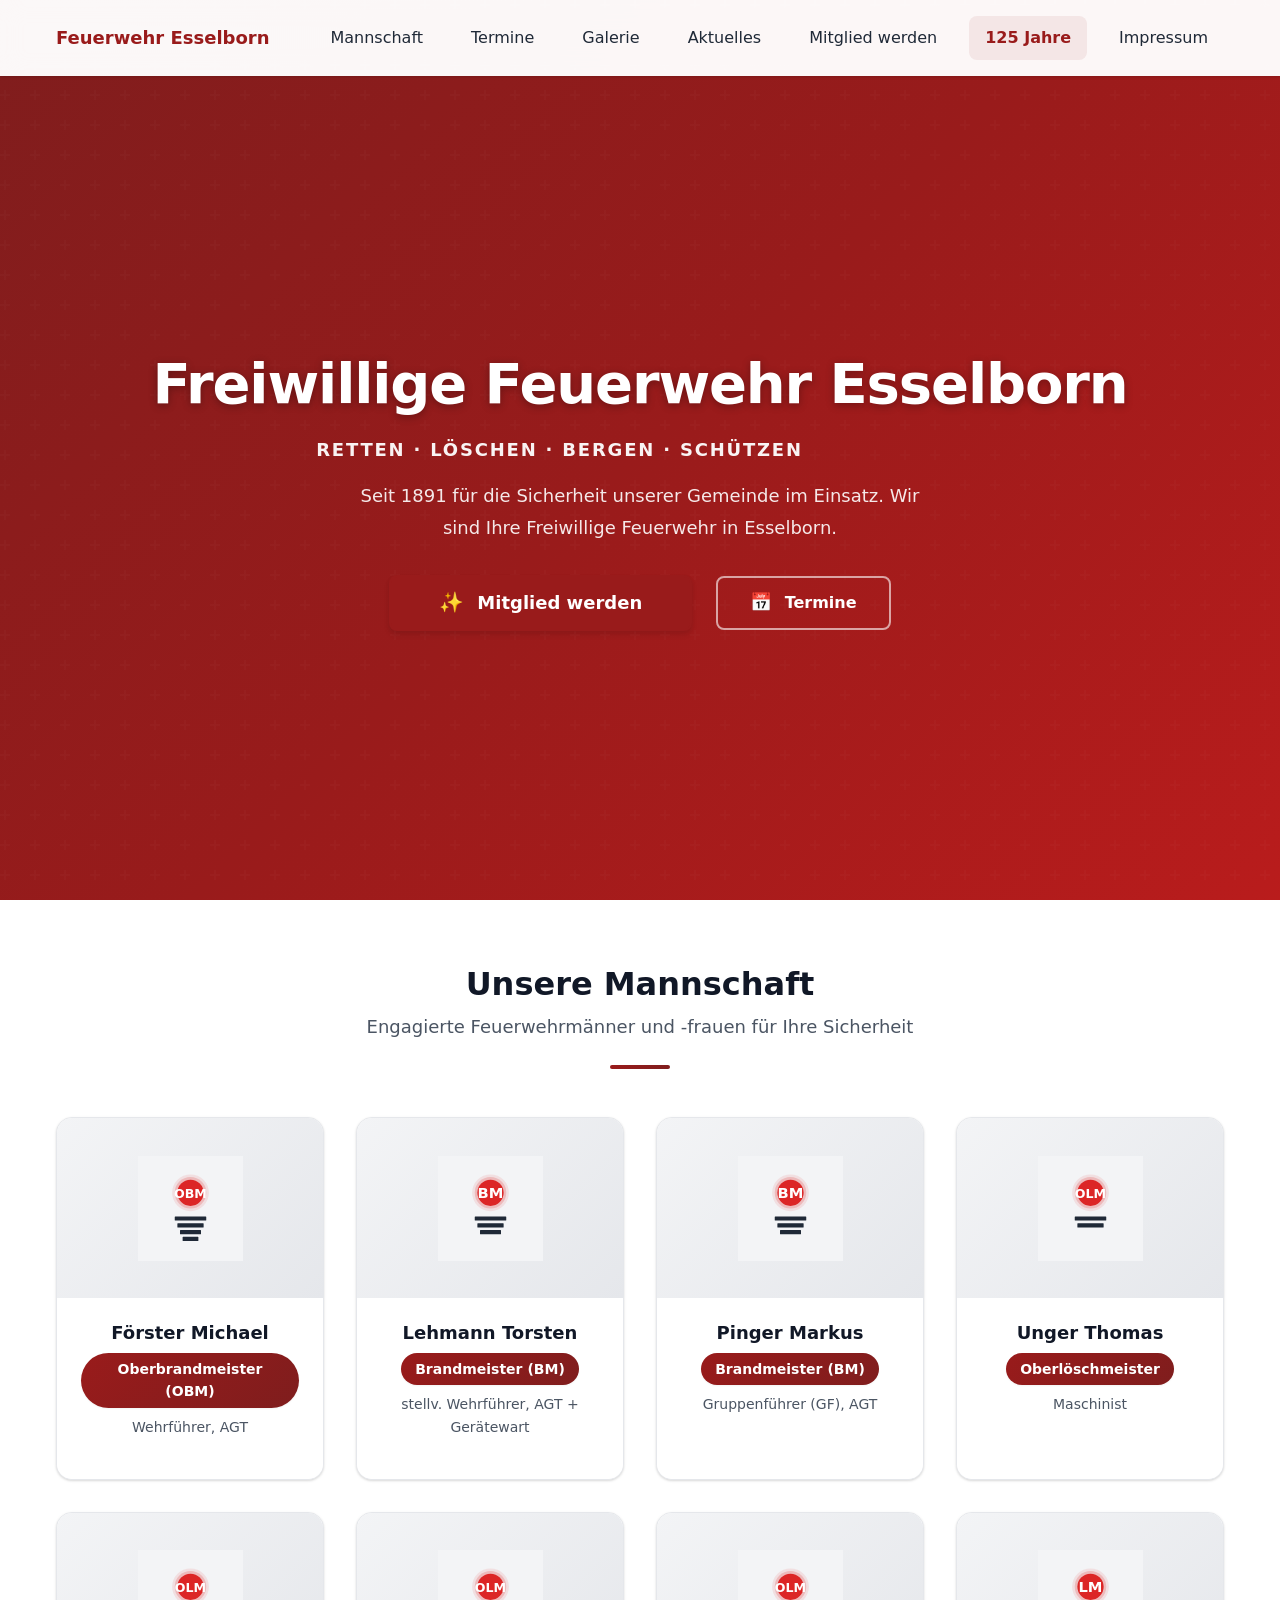
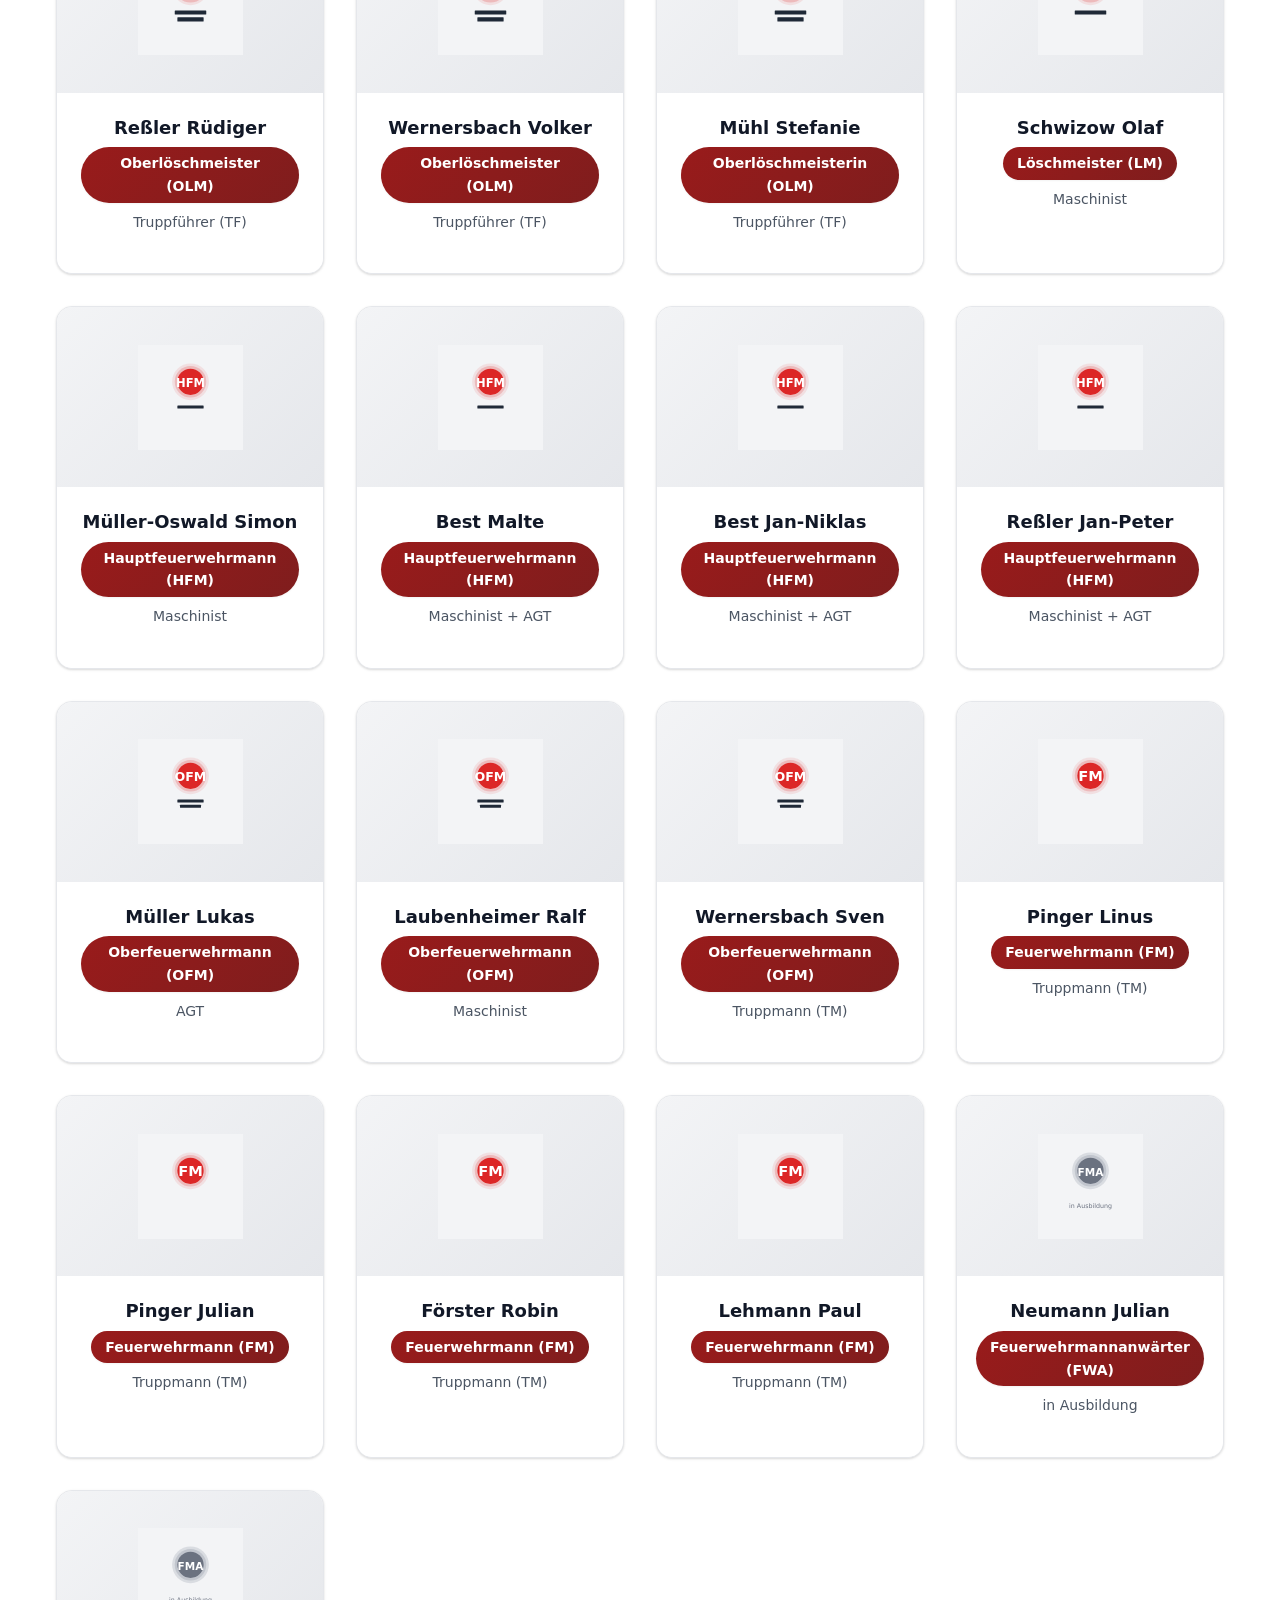
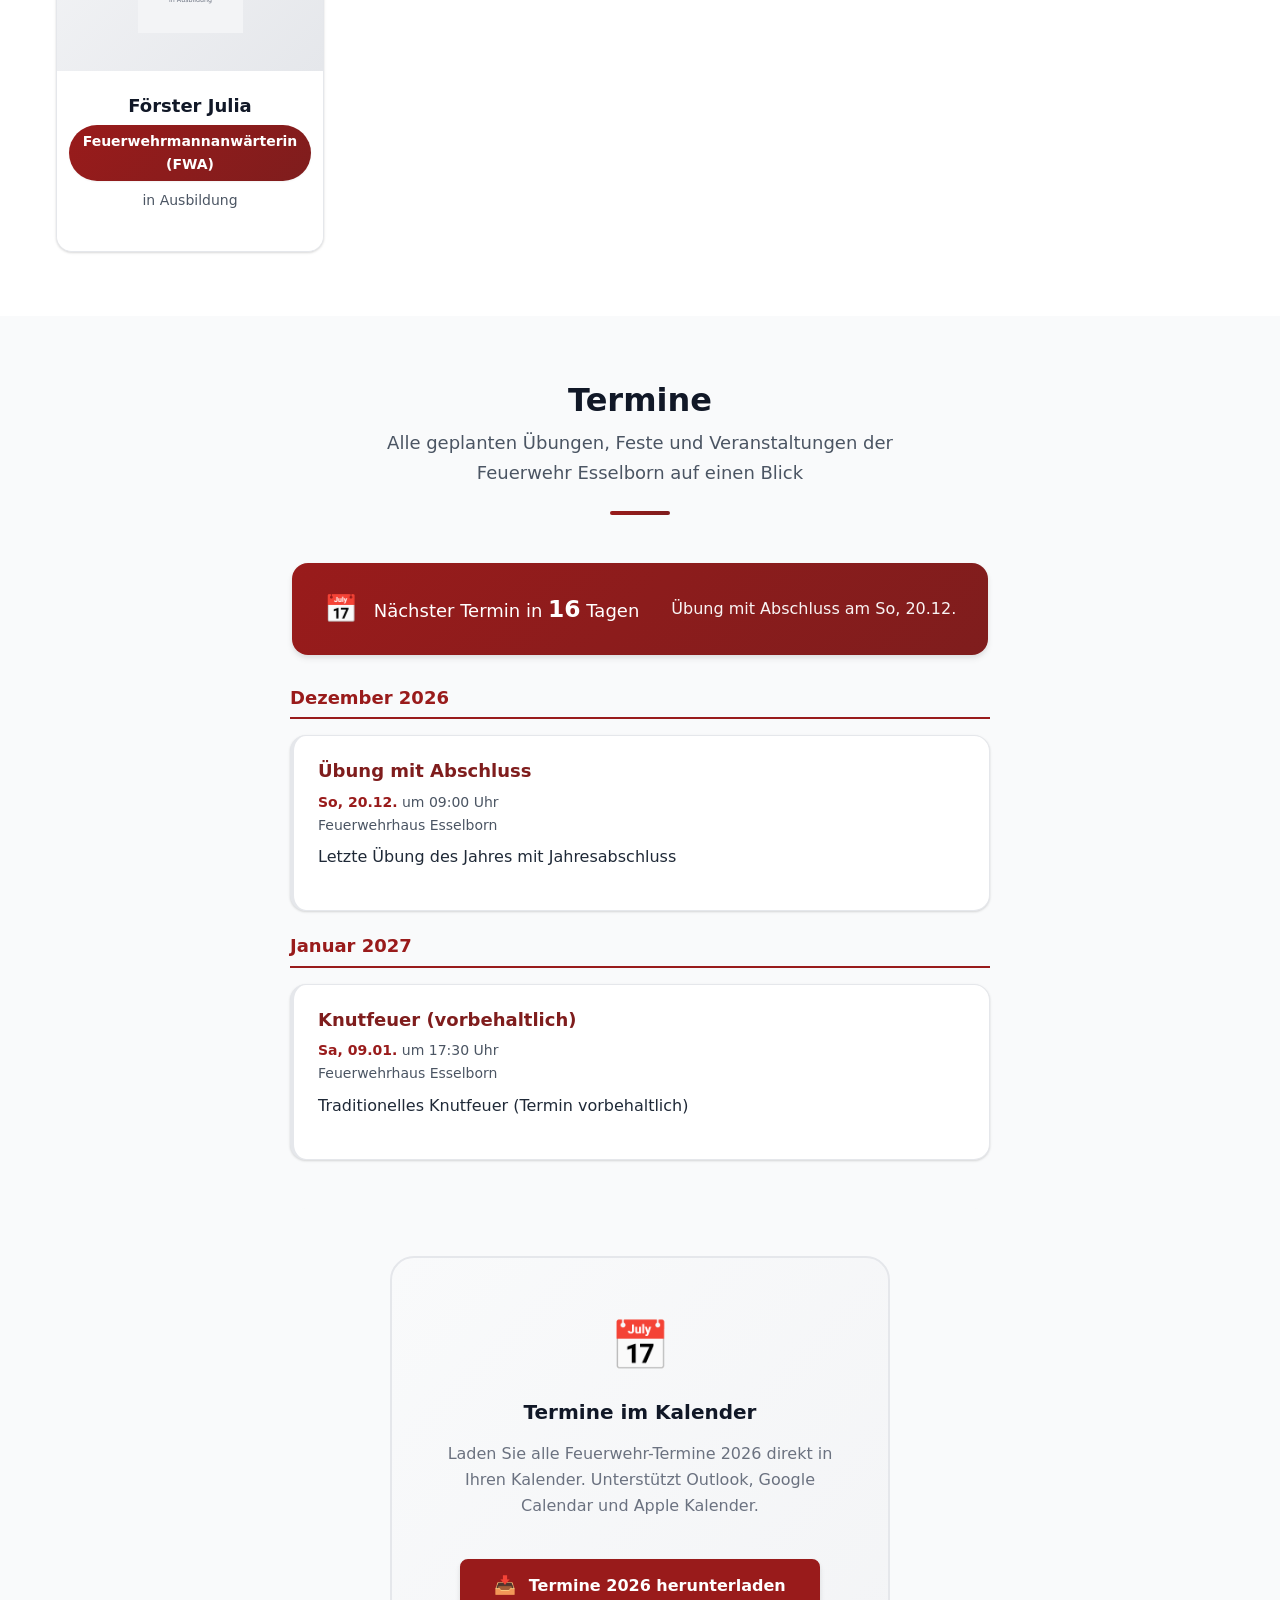
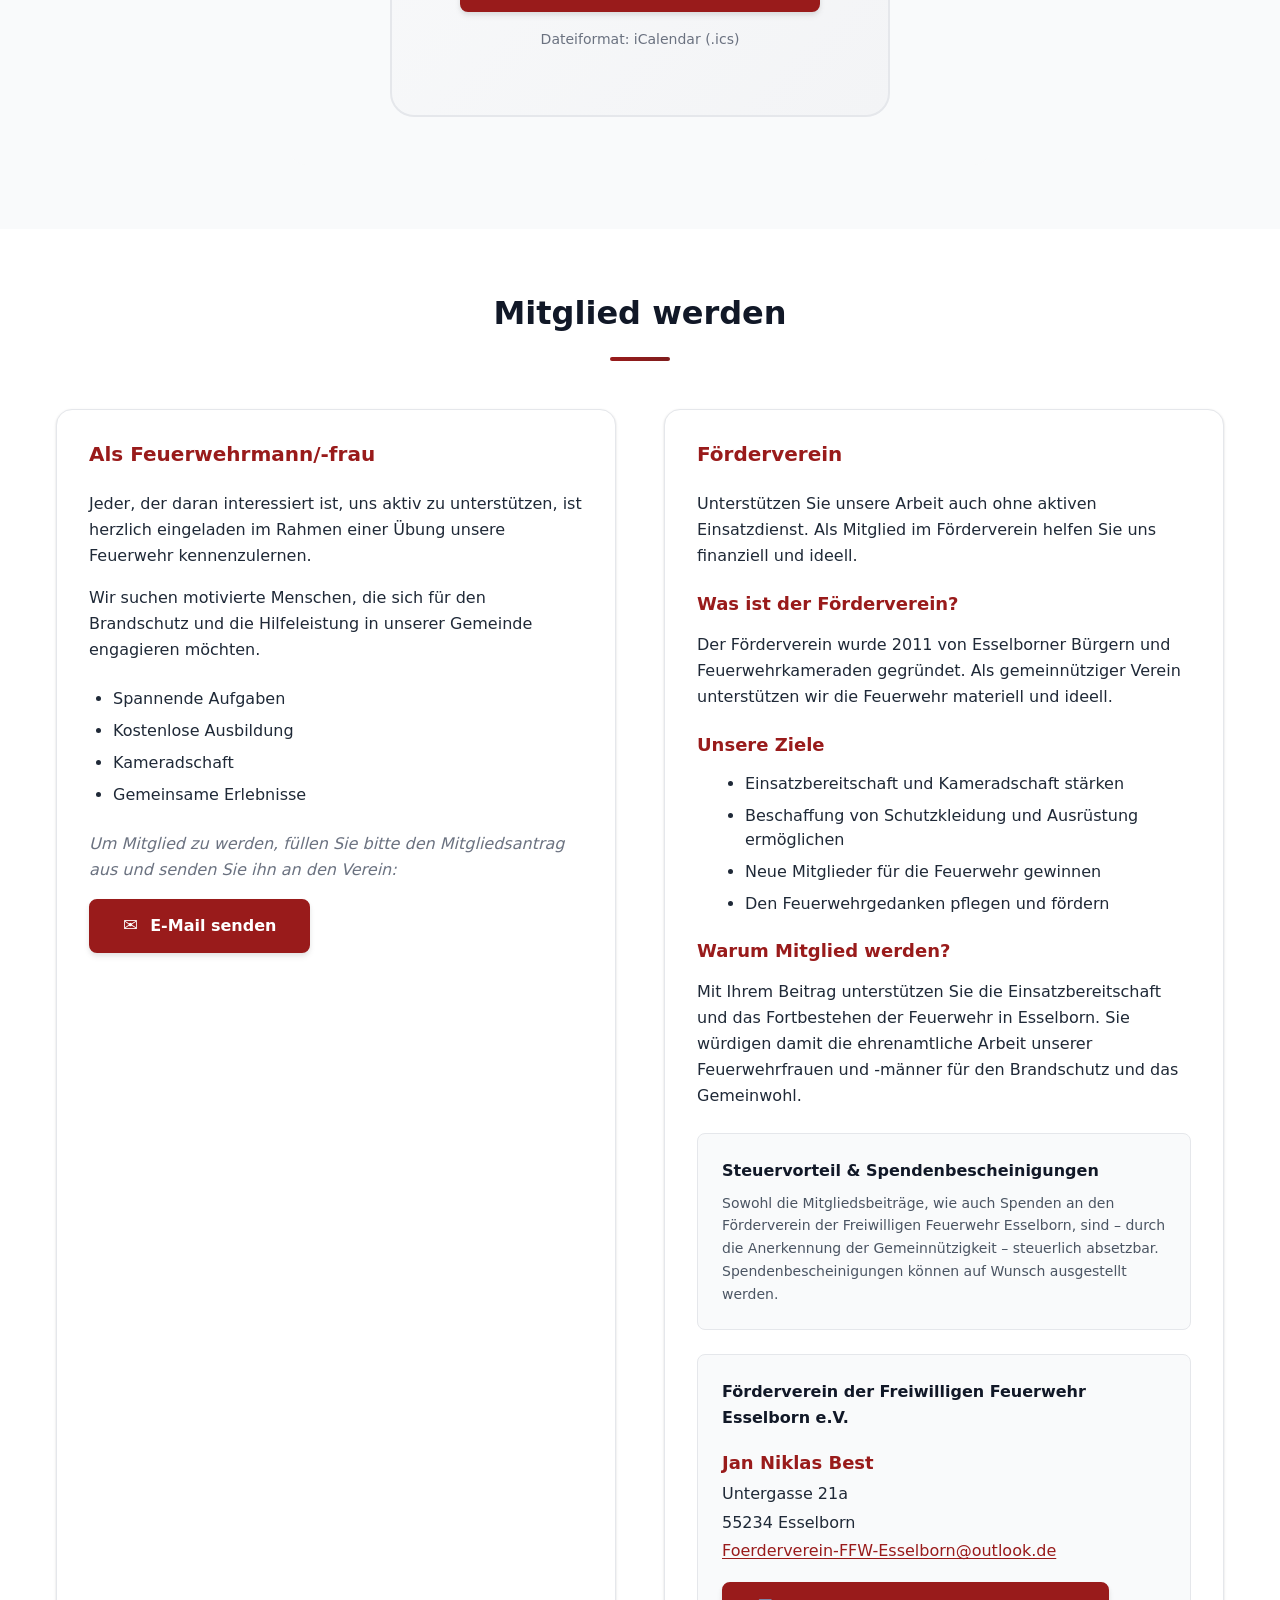
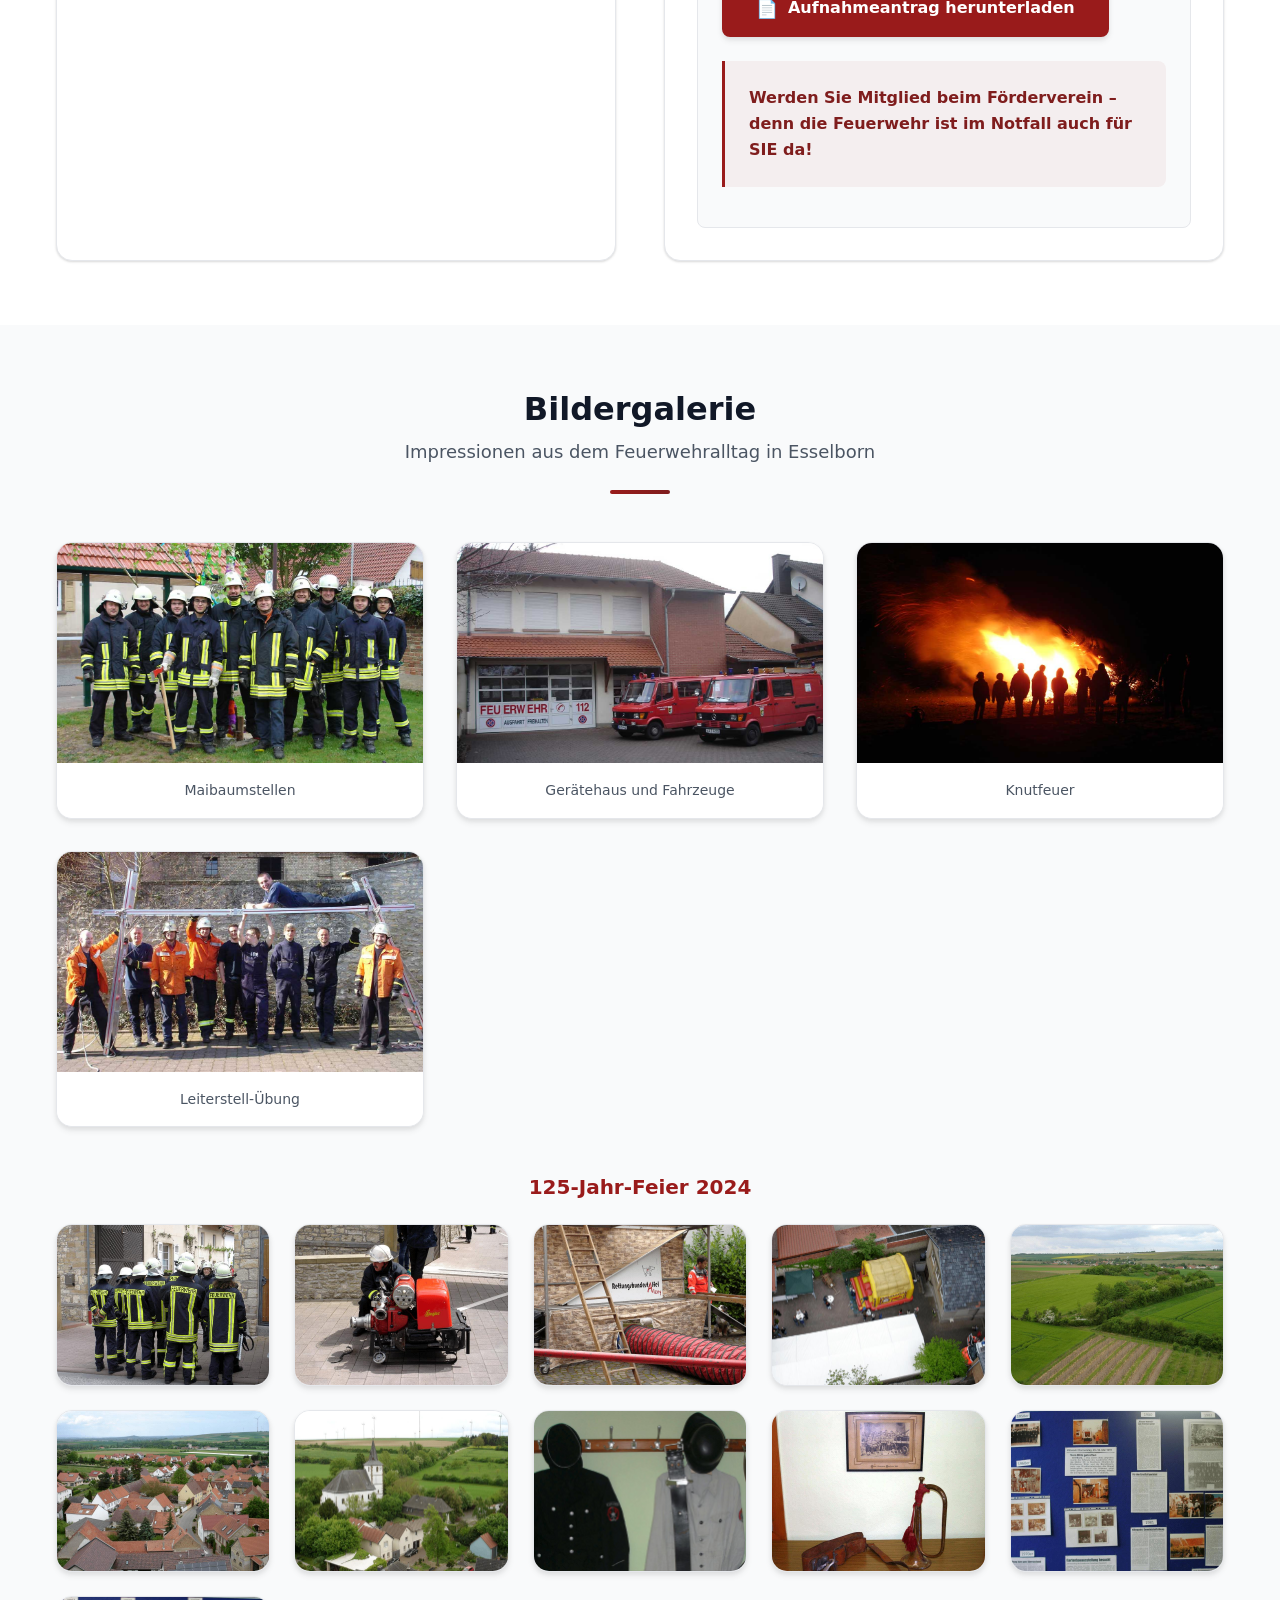
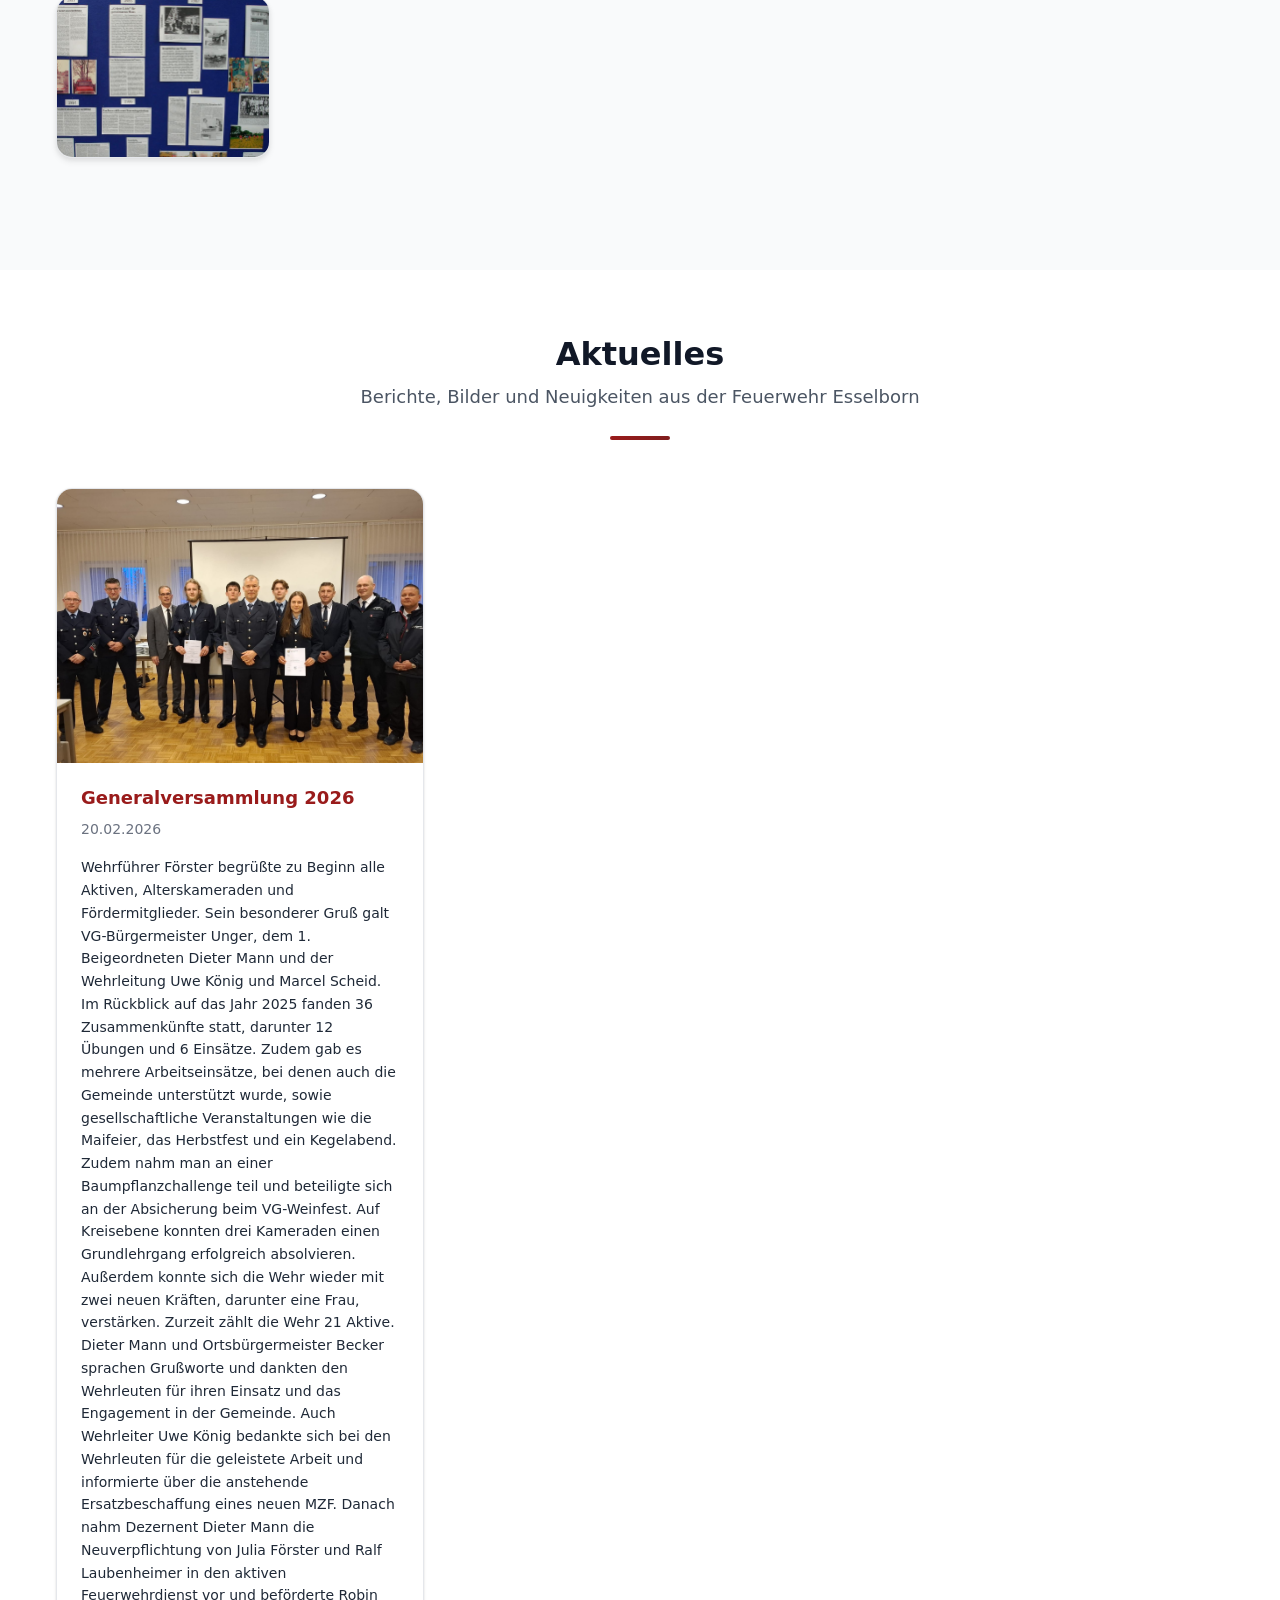
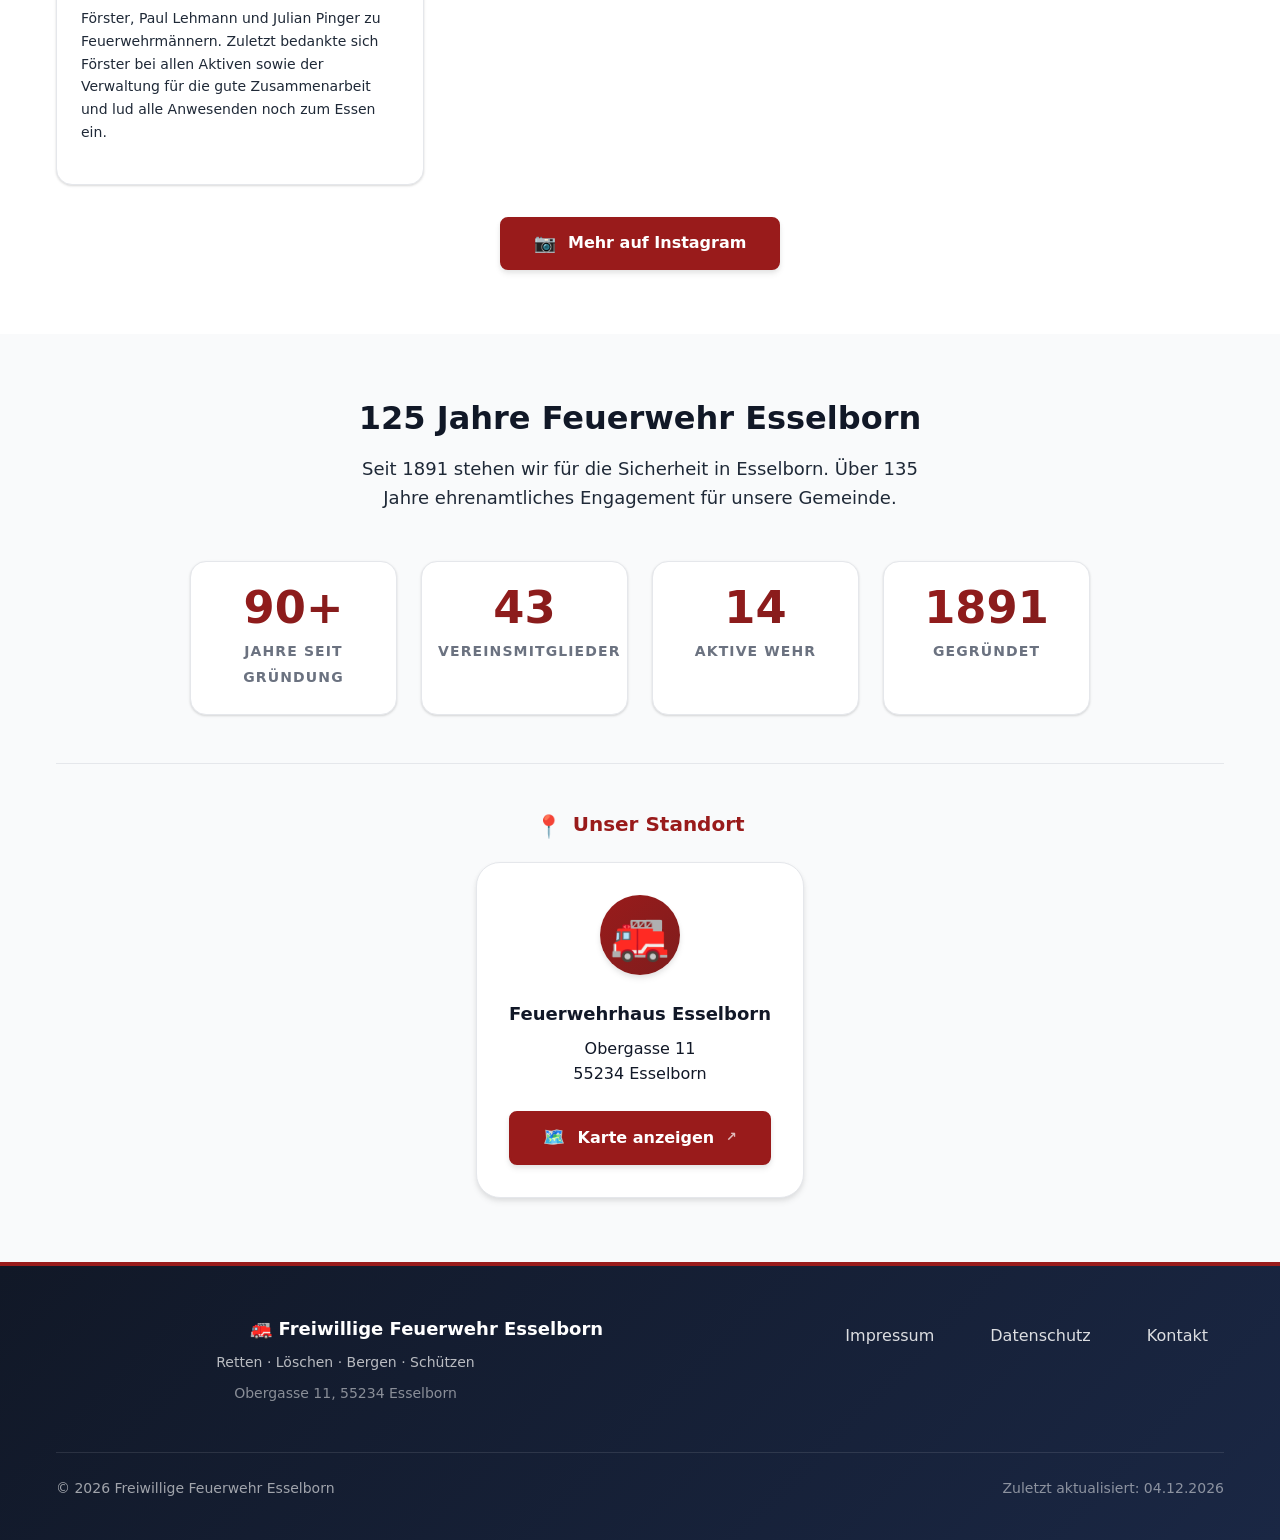
<file: index.html>
<!DOCTYPE html>
<html lang="de">
<head>
    <meta charset="UTF-8">
    <meta name="viewport" content="width=device-width, initial-scale=1.0">
    <meta name="description" content="Freiwillige Feuerwehr Esselborn - Retten, Löschen, Bergen, Schützen. Informieren Sie sich über unsere Mannschaft, Termine und Mitgliedschaft.">
    <meta name="theme-color" content="#991b1b">

    <!-- Open Graph / Social -->
    <meta property="og:title" content="Freiwillige Feuerwehr Esselborn">
    <meta property="og:description" content="Retten · Löschen · Bergen · Schützen. Seit 1891 für die Sicherheit unserer Gemeinde im Einsatz.">
    <meta property="og:type" content="website">
    <meta property="og:url" content="https://feuerwehr-esselborn.de/">
    <meta property="og:image" content="https://feuerwehr-esselborn.de/img/og-image.svg">
    <meta property="og:locale" content="de_DE">
    <meta property="og:site_name" content="Freiwillige Feuerwehr Esselborn">

    <!-- Twitter Card -->
    <meta name="twitter:card" content="summary_large_image">
    <meta name="twitter:title" content="Freiwillige Feuerwehr Esselborn">
    <meta name="twitter:description" content="Retten · Löschen · Bergen · Schützen. Seit 1891 für die Sicherheit unserer Gemeinde.">

    <title>Freiwillige Feuerwehr Esselborn</title>

    <link rel="icon" type="image/svg+xml" href="img/favicon.svg">
    <link rel="apple-touch-icon" href="img/apple-touch-icon.png">
    <link rel="canonical" href="https://feuerwehr-esselborn.de/">

    <link rel="preload" href="css/style.css" as="style">
    <link rel="stylesheet" href="css/style.css">

    <!-- Structured Data: Organization -->
    <script type="application/ld+json">
    {
        "@context": "https://schema.org",
        "@type": "Organization",
        "name": "Freiwillige Feuerwehr Esselborn",
        "url": "https://feuerwehr-esselborn.de/",
        "logo": "https://feuerwehr-esselborn.de/img/og-image.svg",
        "foundingDate": "1891",
        "description": "Freiwillige Feuerwehr Esselborn - Retten, Löschen, Bergen, Schützen seit 1891",
        "address": {
            "@type": "PostalAddress",
            "streetAddress": "Obergasse 11",
            "addressLocality": "Esselborn",
            "postalCode": "55234",
            "addressCountry": "DE"
        },
        "contactPoint": {
            "@type": "ContactPoint",
            "email": "Foerderverein-FFW-Esselborn@outlook.de",
            "contactType": "Wehrführung"
        },
        "sameAs": [
            "https://www.instagram.com/feuerwehr_esselborn"
        ]
    }
    </script>

    <!-- Structured Data: BreadcrumbList -->
    <script type="application/ld+json">
    {
        "@context": "https://schema.org",
        "@type": "BreadcrumbList",
        "itemListElement": [
            {
                "@type": "ListItem",
                "position": 1,
                "name": "Startseite",
                "item": "https://feuerwehr-esselborn.de/"
            }
        ]
    }
    </script>
</head>
<body>
    <!-- Scroll Progress Bar -->
    <div class="scroll-progress" aria-hidden="true"></div>

    <!-- Preloader -->
    <div id="preloader" class="preloader" aria-hidden="true">
        <div class="preloader-content">
            <span class="preloader-icon">🚒</span>
            <span class="preloader-text">Wird geladen...</span>
        </div>
    </div>

    <a href="#main-content" class="skip-link">Zum Hauptinhalt springen</a>

    <header class="hero">
        <nav class="main-nav" aria-label="Hauptnavigation">
            <div class="container">
                <a href="index.html" class="logo" aria-label="Freiwillige Feuerwehr Esselborn - Startseite">
                    Feuerwehr Esselborn
                </a>

                <div class="nav-actions">
                    <button class="menu-toggle"
                            aria-label="Navigation öffnen"
                            aria-expanded="false"
                            aria-controls="nav-menu"
                            type="button">
                        <span aria-hidden="true">☰</span>
                    </button>
                </div>

                <ul class="nav-links" id="nav-menu">
                    <li><a href="#mannschaft">Mannschaft</a></li>
                    <li><a href="#termine">Termine</a></li>
                    <li><a href="#galerie">Galerie</a></li>
                    <li><a href="#aktuelles">Aktuelles</a></li>
                    <li><a href="#mitglied">Mitglied werden</a></li>
                    <li><a href="#jubilaeum">125 Jahre</a></li>
                    <li><a href="legal/impressum.html">Impressum</a></li>
                </ul>
            </div>
        </nav>

        <div class="hero-content">
            <div class="container">
                <h1>Freiwillige Feuerwehr Esselborn</h1>
                <p class="hero-subtitle">
                    Retten · Löschen · Bergen · Schützen
                </p>
                <p class="hero-text">
                    Seit 1891 für die Sicherheit unserer Gemeinde im Einsatz.
                    Wir sind Ihre Freiwillige Feuerwehr in Esselborn.
                </p>
                <div class="hero-buttons">
                    <a href="#mitglied" class="btn btn-primary btn-large">
                        <span class="icon" aria-hidden="true">✨</span> Mitglied werden
                    </a>
                    <a href="#termine" class="btn btn-secondary">
                        <span class="icon" aria-hidden="true">📅</span> Termine
                    </a>
                </div>
            </div>
        </div>
    </header>

    <main id="main-content">
        <!-- Mannschaft -->
        <section id="mannschaft" aria-labelledby="mannschaft-heading">
            <div class="container">
                <div class="section-title">
                    <h2 id="mannschaft-heading">Unsere Mannschaft</h2>
                    <p class="section-intro">
                        Engagierte Feuerwehrmänner und -frauen für Ihre Sicherheit
                    </p>
                </div>

                <div id="mannschaft-container" class="mannschaft-grid">
                    <!-- Skeleton Loader -->
                    <div class="mitglied-card skeleton skeleton-card" aria-hidden="true">
                        <div class="mitglied-bild skeleton" style="height:180px"></div>
                        <div class="mitglied-info">
                            <div class="skeleton skeleton-text skeleton-text-medium" style="margin:0 auto 0.5rem;width:70%"></div>
                            <div class="skeleton skeleton-text skeleton-text-short" style="margin:0 auto;width:50%"></div>
                        </div>
                    </div>
                    <div class="mitglied-card skeleton skeleton-card" aria-hidden="true">
                        <div class="mitglied-bild skeleton" style="height:180px"></div>
                        <div class="mitglied-info">
                            <div class="skeleton skeleton-text skeleton-text-medium" style="margin:0 auto 0.5rem;width:70%"></div>
                            <div class="skeleton skeleton-text skeleton-text-short" style="margin:0 auto;width:50%"></div>
                        </div>
                    </div>
                    <div class="mitglied-card skeleton skeleton-card" aria-hidden="true">
                        <div class="mitglied-bild skeleton" style="height:180px"></div>
                        <div class="mitglied-info">
                            <div class="skeleton skeleton-text skeleton-text-medium" style="margin:0 auto 0.5rem;width:70%"></div>
                            <div class="skeleton skeleton-text skeleton-text-short" style="margin:0 auto;width:50%"></div>
                        </div>
                    </div>
                </div>
            </div>
        </section>

        <!-- Termine -->
        <section id="termine" aria-labelledby="termine-heading">
            <div class="container">
                <div class="section-title">
                    <h2 id="termine-heading">Termine</h2>
                    <p class="section-intro">
                        Alle geplanten Übungen, Feste und Veranstaltungen der Feuerwehr Esselborn auf einen Blick
                    </p>
                </div>

                <div class="termine-content">
                    <div id="termin-countdown" class="termin-countdown" style="display: none;">
                        <div class="countdown-badge" role="button" tabindex="0">
                            <span class="countdown-icon" aria-hidden="true">📅</span>
                            <span class="countdown-text">Nächster Termin in <strong id="countdown-tage">0</strong> Tagen</span>
                            <span id="countdown-termin" class="countdown-termin"></span>
                        </div>
                    </div>
                    <div id="termine-container">
                        <!-- Skeleton Loader -->
                        <div class="termin-card skeleton" aria-hidden="true">
                            <div class="skeleton skeleton-text skeleton-text-medium" style="width:60%;margin-bottom:0.5rem"></div>
                            <div class="skeleton skeleton-text skeleton-text-short" style="width:40%"></div>
                        </div>
                        <div class="termin-card skeleton" aria-hidden="true">
                            <div class="skeleton skeleton-text skeleton-text-medium" style="width:55%;margin-bottom:0.5rem"></div>
                            <div class="skeleton skeleton-text skeleton-text-short" style="width:35%"></div>
                        </div>
                        <div class="termin-card skeleton" aria-hidden="true">
                            <div class="skeleton skeleton-text skeleton-text-medium" style="width:65%;margin-bottom:0.5rem"></div>
                            <div class="skeleton skeleton-text skeleton-text-short" style="width:45%"></div>
                        </div>
                    </div>

                    <div class="kalender-abo-section">
                        <div class="kalender-card">
                            <div class="kalender-icon" aria-hidden="true">📅</div>
                            <h3 class="kalender-abo-titel">Termine im Kalender</h3>
                            <p class="kalender-beschreibung">
                                Laden Sie alle Feuerwehr-Termine 2026 direkt in Ihren Kalender.
                                Unterstützt Outlook, Google Calendar und Apple Kalender.
                            </p>
                            <a href="data/termine-2026.ics"
                               class="btn btn-primary kalender-link"
                               download="Feuerwehr-Esselborn-2026.ics">
                                <span class="icon" aria-hidden="true">📥</span> Termine 2026 herunterladen
                            </a>
                            <p class="kalender-hinweis">
                                Dateiformat: iCalendar (.ics)
                            </p>
                        </div>
                    </div>
                </div>
            </div>
        </section>

        <!-- Mitglied werden -->
        <section id="mitglied" aria-labelledby="mitglied-heading">
            <div class="container">
                <div class="section-title">
                    <h2 id="mitglied-heading">Mitglied werden</h2>
                </div>

                <div class="mitglied-grid">
                    <div class="mitglied-art">
                        <h3>Als Feuerwehrmann/-frau</h3>
                        <p class="mitglied-intro">
                            Jeder, der daran interessiert ist, uns aktiv zu unterstützen, ist herzlich eingeladen
                            im Rahmen einer Übung unsere Feuerwehr kennenzulernen.
                        </p>
                        <p class="mitglied-text">
                            Wir suchen motivierte Menschen, die sich für den Brandschutz und die Hilfeleistung
                            in unserer Gemeinde engagieren möchten.
                        </p>
                        <ul class="mitglied-liste">
                            <li>Spannende Aufgaben</li>
                            <li>Kostenlose Ausbildung</li>
                            <li>Kameradschaft</li>
                            <li>Gemeinsame Erlebnisse</li>
                        </ul>
                        <p class="mitglied-antrag-hinweis">
                            Um Mitglied zu werden, füllen Sie bitte den Mitgliedsantrag aus und senden Sie ihn an den Verein:
                        </p>
                        <a href="mailto:Foerderverein-FFW-Esselborn@outlook.de?subject=Mitgliedsanfrage%20aktive%20Feuerwehr" class="btn btn-primary">
                            <span class="icon" aria-hidden="true">✉️</span> E-Mail senden
                        </a>
                    </div>

                    <div class="mitglied-art">
                        <h3>Förderverein</h3>
                        <p class="foerderverein-intro">
                            Unterstützen Sie unsere Arbeit auch ohne aktiven Einsatzdienst.
                            Als Mitglied im Förderverein helfen Sie uns finanziell und ideell.
                        </p>

                        <div class="foerderverein-details">
                            <h4 class="foerderverein-subtitle">Was ist der Förderverein?</h4>
                            <p class="foerderverein-text">
                                Der Förderverein wurde 2011 von Esselborner Bürgern und Feuerwehrkameraden gegründet.
                                Als gemeinnütziger Verein unterstützen wir die Feuerwehr materiell und ideell.
                            </p>

                            <h4 class="foerderverein-subtitle">Unsere Ziele</h4>
                            <ul class="foerderverein-liste">
                                <li>Einsatzbereitschaft und Kameradschaft stärken</li>
                                <li>Beschaffung von Schutzkleidung und Ausrüstung ermöglichen</li>
                                <li>Neue Mitglieder für die Feuerwehr gewinnen</li>
                                <li>Den Feuerwehrgedanken pflegen und fördern</li>
                            </ul>

                            <h4 class="foerderverein-subtitle">Warum Mitglied werden?</h4>
                            <p class="foerderverein-text">
                                Mit Ihrem Beitrag unterstützen Sie die Einsatzbereitschaft und das Fortbestehen
                                der Feuerwehr in Esselborn. Sie würdigen damit die ehrenamtliche Arbeit
                                unserer Feuerwehrfrauen und -männer für den Brandschutz und das Gemeinwohl.
                            </p>
                        </div>

                        <div class="steuervorteil-box">
                            <p class="steuervorteil-titel">Steuervorteil & Spendenbescheinigungen</p>
                            <p class="steuervorteil-text">
                                Sowohl die Mitgliedsbeiträge, wie auch Spenden an den Förderverein der Freiwilligen Feuerwehr
                                Esselborn, sind – durch die Anerkennung der Gemeinnützigkeit – steuerlich absetzbar.
                                Spendenbescheinigungen können auf Wunsch ausgestellt werden.
                            </p>
                        </div>

                        <div class="kontakt-box foerderverein-kontakt">
                            <p class="kontakt-titel">Förderverein der Freiwilligen Feuerwehr Esselborn e.V.</p>
                            <address>
                                <strong>Jan Niklas Best</strong><br>
                                Untergasse 21a<br>
                                55234 Esselborn<br>
                                <a href="mailto:Foerderverein-FFW-Esselborn@outlook.de">Foerderverein-FFW-Esselborn@outlook.de</a>
                            </address>
                            <a href="fw_esselborn_aufnahmeantrag.pdf" class="btn btn-primary" download style="margin-top: 1rem; display: inline-block;">
                                <span class="icon" aria-hidden="true">📄</span> Aufnahmeantrag herunterladen
                            </a>
                            <p class="mitglied-werden-cta">
                                <strong>Werden Sie Mitglied beim Förderverein – denn die Feuerwehr ist im Notfall auch für SIE da!</strong>
                            </p>
                        </div>
                    </div>
                </div>
            </div>
        </section>

        <!-- Bildergalerie -->
        <section id="galerie" aria-labelledby="galerie-heading">
            <div class="container">
                <div class="section-title">
                    <h2 id="galerie-heading">Bildergalerie</h2>
                    <p class="section-intro">
                        Impressionen aus dem Feuerwehralltag in Esselborn
                    </p>
                </div>

                <div class="galerie-grid">
                    <figure class="galerie-item">
                        <img src="img/feuerwehr-maibaumstellen.jpg"
                             alt="Feuerwehrkameraden beim traditionellen Maibaumstellen in Esselborn"
                             loading="lazy"
                             width="400"
                             height="220">
                        <figcaption>Maibaumstellen</figcaption>
                    </figure>
                    <figure class="galerie-item">
                        <img src="img/feuerwehr-autos-geraetehaus.jpg"
                             alt="Feuerwehrfahrzeuge vor dem Gerätehaus in Esselborn"
                             loading="lazy"
                             width="400"
                             height="220">
                        <figcaption>Gerätehaus und Fahrzeuge</figcaption>
                    </figure>
                    <figure class="galerie-item">
                        <img src="img/feuerwehr-knutfeuer.jpg"
                             alt="Feuerwehr bei der traditionellen Knutfeuer-Veranstaltung"
                             loading="lazy"
                             width="400"
                             height="220">
                        <figcaption>Knutfeuer</figcaption>
                    </figure>
                    <figure class="galerie-item">
                        <img src="img/feuerwehr-leiterstellen.jpg"
                             alt="Übung Leiter anlegen mit der Drehleiter"
                             loading="lazy"
                             width="400"
                             height="220">
                        <figcaption>Leiterstell-Übung</figcaption>
                    </figure>
                </div>

                <h3 class="galerie-subtitle">125-Jahr-Feier 2024</h3>
                <div class="galerie-grid galerie-small">
                    <figure class="galerie-item">
                        <img src="img/125/jubilaeum-0.jpg"
                             alt="125-Jahr-Feier: Festzelt mit Feuerwehrfahnen"
                             loading="lazy"
                             width="300"
                             height="160">
                    </figure>
                    <figure class="galerie-item">
                        <img src="img/125/jubilaeum-1.jpg"
                             alt="125-Jahr-Feier: Ehrengäste bei der Feierstunde"
                             loading="lazy"
                             width="300"
                             height="160">
                    </figure>
                    <figure class="galerie-item">
                        <img src="img/125/jubilaeum-2.jpg"
                             alt="125-Jahr-Feier: Musikkapelle beim Festumzug"
                             loading="lazy"
                             width="300"
                             height="160">
                    </figure>
                    <figure class="galerie-item">
                        <img src="img/125/jubilaeum-3.jpg"
                             alt="125-Jahr-Feier: Historische Feuerwehrfahrzeuge"
                             loading="lazy"
                             width="300"
                             height="160">
                    </figure>
                    <figure class="galerie-item">
                        <img src="img/125/jubilaeum-4.jpg"
                             alt="125-Jahr-Feier: Feuerwehr bei der Vorführung"
                             loading="lazy"
                             width="300"
                             height="160">
                    </figure>
                    <figure class="galerie-item">
                        <img src="img/125/jubilaeum-5.jpg"
                             alt="125-Jahr-Feier: Kinder bei der Feuerwehr-Übung"
                             loading="lazy"
                             width="300"
                             height="160">
                    </figure>
                    <figure class="galerie-item">
                        <img src="img/125/jubilaeum-6.jpg"
                             alt="125-Jahr-Feier: Gemeinschaftsfoto der Mannschaft"
                             loading="lazy"
                             width="300"
                             height="160">
                    </figure>
                    <figure class="galerie-item">
                        <img src="img/125/jubilaeum-7.jpg"
                             alt="125-Jahr-Feier: Festabend mit Musik"
                             loading="lazy"
                             width="300"
                             height="160">
                    </figure>
                    <figure class="galerie-item">
                        <img src="img/125/jubilaeum-8.jpg"
                             alt="125-Jahr-Feier: Ehrung langjähriger Mitglieder"
                             loading="lazy"
                             width="300"
                             height="160">
                    </figure>
                    <figure class="galerie-item">
                        <img src="img/125/jubilaeum-9.jpg"
                             alt="125-Jahr-Feier: Fahnenweihe mit Festgästen"
                             loading="lazy"
                             width="300"
                             height="160">
                    </figure>
                    <figure class="galerie-item">
                        <img src="img/125/jubilaeum-10.jpg"
                             alt="125-Jahr-Feier: Abschlussfeuerwerk"
                             loading="lazy"
                             width="300"
                             height="160">
                    </figure>
                </div>
            </div>
        </section>

        <!-- Aktuelles / Newsletter -->
        <section id="aktuelles" aria-labelledby="aktuelles-heading">
            <div class="container">
                <div class="section-title">
                    <h2 id="aktuelles-heading">Aktuelles</h2>
                    <p class="section-intro">
                        Berichte, Bilder und Neuigkeiten aus der Feuerwehr Esselborn
                    </p>
                </div>

                <div class="newsletter-grid" id="newsletter-container">
                    <!-- Skeleton Loader -->
                    <div class="newsletter-card skeleton" aria-hidden="true">
                        <div class="newsletter-bild skeleton" style="aspect-ratio:4/3"></div>
                        <div class="newsletter-content">
                            <div class="skeleton skeleton-text skeleton-text-medium" style="margin-bottom:0.5rem"></div>
                            <div class="skeleton skeleton-text skeleton-text-short" style="width:30%"></div>
                        </div>
                    </div>
                    <div class="newsletter-card skeleton" aria-hidden="true">
                        <div class="newsletter-bild skeleton" style="aspect-ratio:4/3"></div>
                        <div class="newsletter-content">
                            <div class="skeleton skeleton-text skeleton-text-medium" style="margin-bottom:0.5rem"></div>
                            <div class="skeleton skeleton-text skeleton-text-short" style="width:30%"></div>
                        </div>
                    </div>
                </div>

                <div class="instagram-link-section">
                    <a href="https://www.instagram.com/feuerwehr_esselborn"
                       class="btn btn-primary instagram-link"
                       target="_blank"
                       rel="noopener noreferrer">
                        <span class="icon" aria-hidden="true">📷</span> Mehr auf Instagram
                    </a>
                </div>
            </div>
        </section>

        <!-- Jubiläum -->
        <section id="jubilaeum" aria-labelledby="jubilaeum-heading">
            <div class="container jubilaeum-container">
                <h2 id="jubilaeum-heading">125 Jahre Feuerwehr Esselborn</h2>
                <p class="jubilaeum-text">
                    Seit 1891 stehen wir für die Sicherheit in Esselborn. Über 135 Jahre ehrenamtliches Engagement
                    für unsere Gemeinde.
                </p>

                <div class="stats-grid">
                    <div class="stat">
                        <span id="jahre-count" class="stat-number" data-target="135" data-suffix="+">&nbsp;</span>
                        <span class="stat-label">Jahre seit Gründung</span>
                    </div>
                    <div class="stat">
                        <span id="mitglieder-count" class="stat-number" data-target="65">&nbsp;</span>
                        <span class="stat-label">Vereinsmitglieder</span>
                    </div>
                    <div class="stat">
                        <span id="aktive-count" class="stat-number" data-target="0" data-fallback="–">&nbsp;</span>
                        <span class="stat-label">aktive Wehr</span>
                    </div>
                    <div class="stat">
                        <span class="stat-number stat-number-static">1891</span>
                        <span class="stat-label">gegründet</span>
                    </div>
                </div>

                <div class="standort-section">
                    <h3 class="standort-titel"><span class="icon" aria-hidden="true">📍</span> Unser Standort</h3>
                    <div class="standort-card">
                        <div class="standort-icon" aria-hidden="true">🚒</div>
                        <div class="standort-details">
                            <p class="standort-name">Feuerwehrhaus Esselborn</p>
                            <address class="standort-adresse">
                                Obergasse 11<br>
                                55234 Esselborn
                            </address>
                        </div>
                        <a href="https://www.openstreetmap.org/?mlat=49.714445&mlon=8.118250#map=19/49.714445/8.118250"
                           class="btn btn-primary standort-link"
                           target="_blank"
                           rel="noopener noreferrer"
                           aria-label="Standort auf OpenStreetMap anzeigen (öffnet in neuem Tab)">
                            <span class="icon" aria-hidden="true">🗺️</span> Karte anzeigen
                            <span class="external-link-icon" aria-hidden="true">↗</span>
                        </a>
                    </div>
                </div>
            </div>
        </section>
    </main>

    <footer class="main-footer">
        <div class="container">
            <div class="footer-content">
                <div class="footer-brand">
                    <p class="footer-name">🚒 Freiwillige Feuerwehr Esselborn</p>
                    <p class="footer-tagline">Retten · Löschen · Bergen · Schützen</p>
                    <p class="footer-address">Obergasse 11, 55234 Esselborn</p>
                </div>
                <nav class="footer-nav" aria-label="Footer-Navigation">
                    <a href="legal/impressum.html">Impressum</a>
                    <a href="legal/datenschutz.html">Datenschutz</a>
                    <a href="mailto:Foerderverein-FFW-Esselborn@outlook.de">Kontakt</a>
                </nav>
            </div>
            <div class="footer-bottom">
                <p class="copyright">
                    © <span id="current-year">2026</span> Freiwillige Feuerwehr Esselborn
                </p>
                <p class="last-updated">
                    Zuletzt aktualisiert: <span id="last-updated-date">11.04.2026</span>
                </p>
            </div>
        </div>
    </footer>

    <!-- Lightbox -->
    <div id="lightbox" class="lightbox" aria-hidden="true" role="dialog" aria-modal="true" aria-label="Bild vergrößert">
        <button class="lightbox-close" aria-label="Schließen" type="button">&times;</button>
        <button class="lightbox-prev" aria-label="Vorheriges Bild" type="button">&#10094;</button>
        <button class="lightbox-next" aria-label="Nächstes Bild" type="button">&#10095;</button>
        <img id="lightbox-img"
             src="[data-uri]"
             alt=""
             width="800"
             height="600">
        <div id="lightbox-caption" class="lightbox-caption"></div>
    </div>

    <script src="js/main.js"></script>
</body>
</html>
</file>
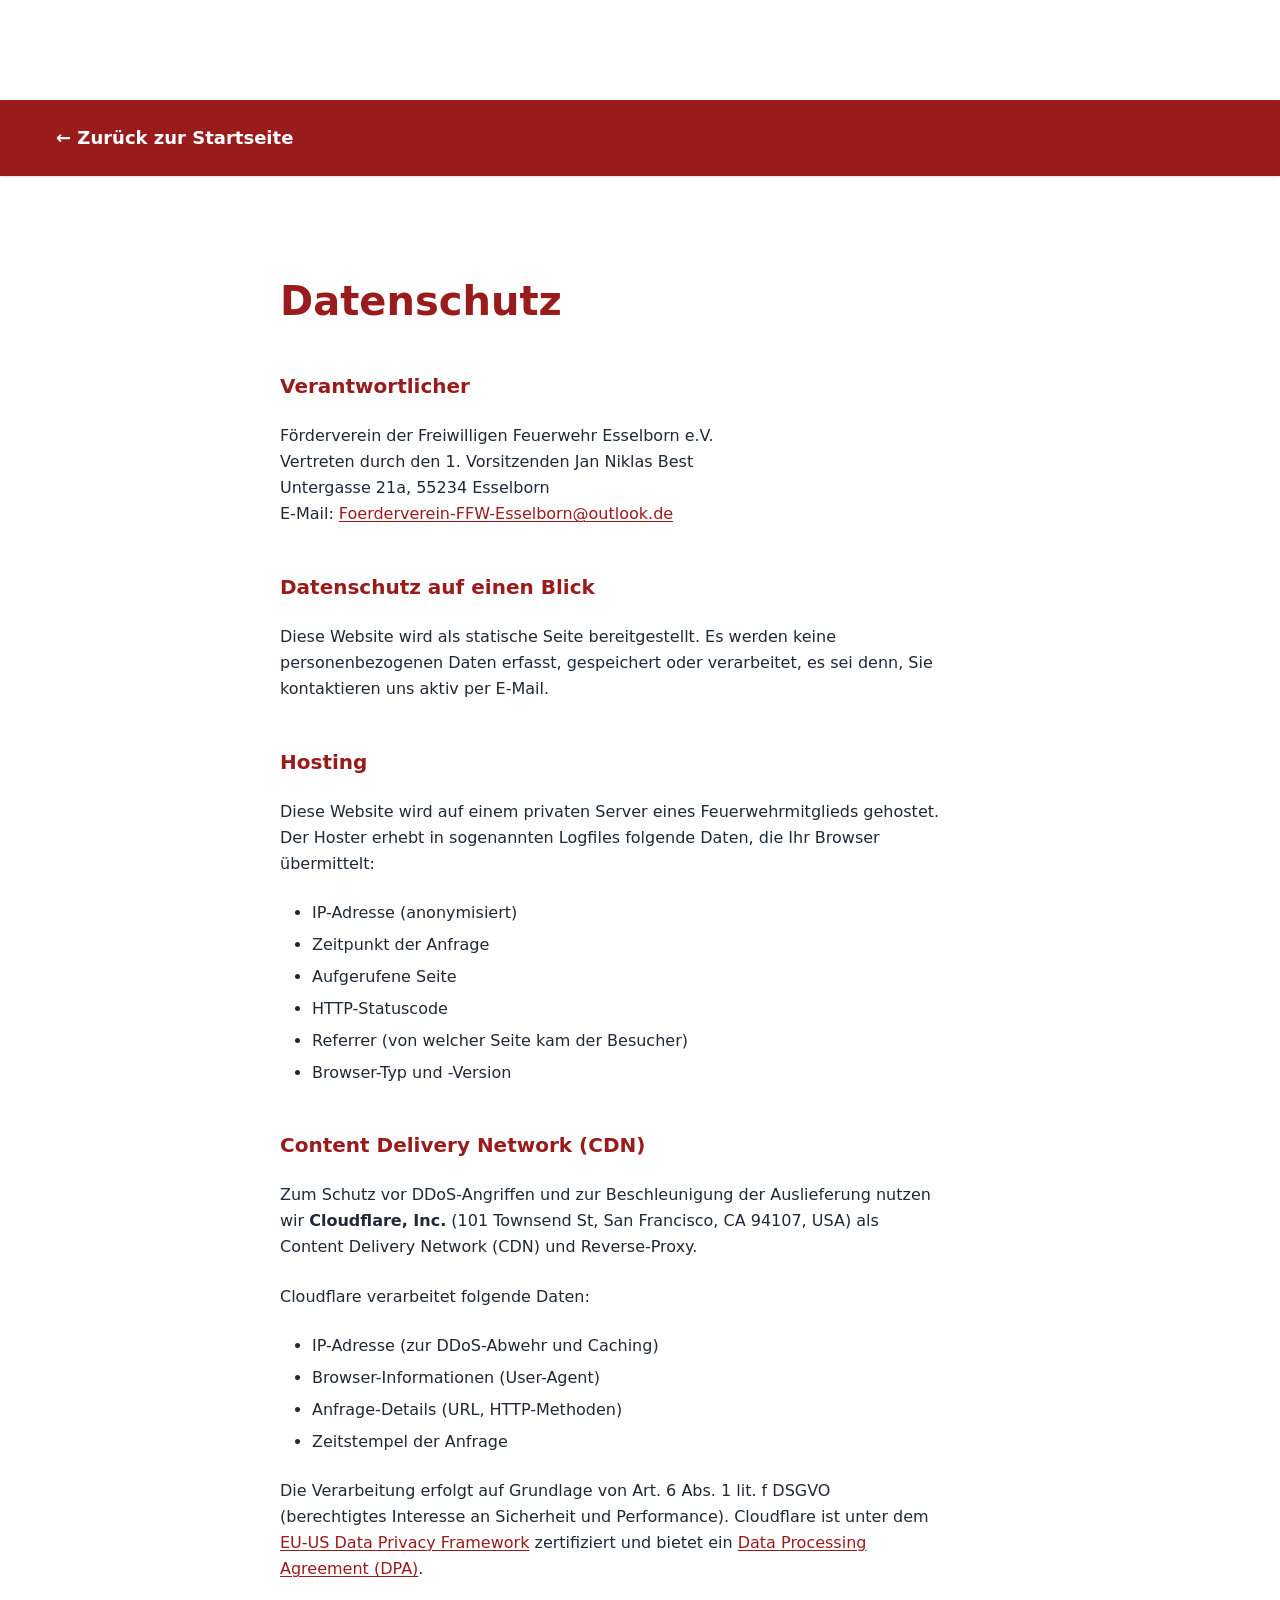
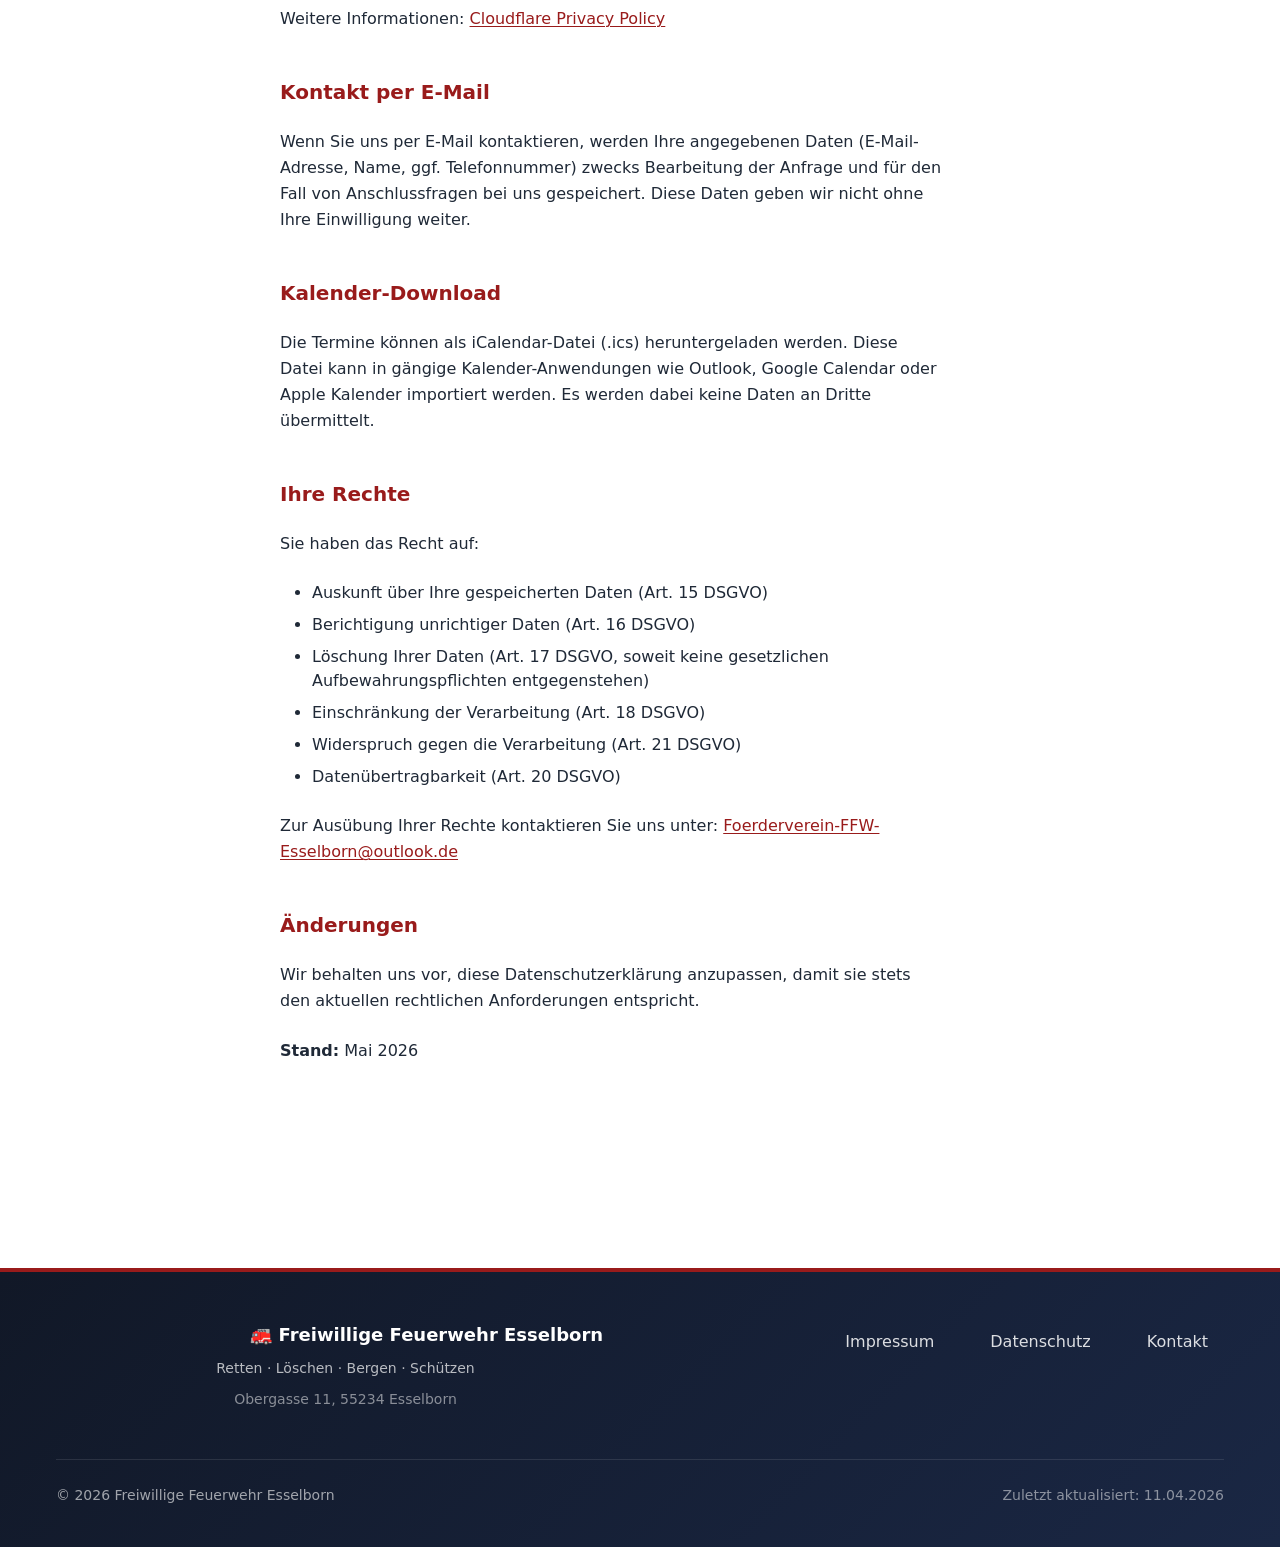
<file: legal/datenschutz.html>
<!DOCTYPE html>
<html lang="de">
<head>
    <meta charset="UTF-8">
    <meta name="viewport" content="width=device-width, initial-scale=1.0">
    <meta name="description" content="Datenschutzerklärung der Freiwilligen Feuerwehr Esselborn">
    <title>Datenschutz | Freiwillige Feuerwehr Esselborn</title>
    <link rel="stylesheet" href="../css/style.css">
</head>
<body class="legal-page">
    <a href="#main" class="skip-link">Zum Inhalt springen</a>
    
    <nav class="main-nav">
        <div class="container">
            <a href="../index.html" class="logo">← Zurück zur Startseite</a>
        </div>
    </nav>

    <main id="main" class="legal-content" style="padding-top: 100px;">
        <div class="container">
            <h1>Datenschutz</h1>
            
            <section aria-labelledby="verantwortlicher-heading">
                <h2 id="verantwortlicher-heading">Verantwortlicher</h2>
                <p>
                    Förderverein der Freiwilligen Feuerwehr Esselborn e.V.<br>
                    Vertreten durch den 1. Vorsitzenden Jan Niklas Best<br>
                    Untergasse 21a, 55234 Esselborn<br>
                    E-Mail: <a href="mailto:Foerderverein-FFW-Esselborn@outlook.de">Foerderverein-FFW-Esselborn@outlook.de</a>
                </p>
            </section>
            
            <section aria-labelledby="ueberblick-heading">
                <h2 id="ueberblick-heading">Datenschutz auf einen Blick</h2>
                <p>
                    Diese Website wird als statische Seite bereitgestellt. Es werden keine personenbezogenen 
                    Daten erfasst, gespeichert oder verarbeitet, es sei denn, Sie kontaktieren uns aktiv per E-Mail.
                </p>
            </section>
            
            <section aria-labelledby="hosting-heading">
                <h2 id="hosting-heading">Hosting</h2>
                <p>
                    Diese Website wird auf einem privaten Server eines Feuerwehrmitglieds gehostet. 
                    Der Hoster erhebt in sogenannten Logfiles folgende Daten, die Ihr Browser übermittelt:
                </p>
                <ul>
                    <li>IP-Adresse (anonymisiert)</li>
                    <li>Zeitpunkt der Anfrage</li>
                    <li>Aufgerufene Seite</li>
                    <li>HTTP-Statuscode</li>
                    <li>Referrer (von welcher Seite kam der Besucher)</li>
                    <li>Browser-Typ und -Version</li>
                </ul>
            </section>
            
            <section aria-labelledby="cdn-heading">
                <h2 id="cdn-heading">Content Delivery Network (CDN)</h2>
                <p>
                    Zum Schutz vor DDoS-Angriffen und zur Beschleunigung der Auslieferung nutzen wir 
                    <strong>Cloudflare, Inc.</strong> (101 Townsend St, San Francisco, CA 94107, USA) als 
                    Content Delivery Network (CDN) und Reverse-Proxy.
                </p>
                <p>
                    Cloudflare verarbeitet folgende Daten:
                </p>
                <ul>
                    <li>IP-Adresse (zur DDoS-Abwehr und Caching)</li>
                    <li>Browser-Informationen (User-Agent)</li>
                    <li>Anfrage-Details (URL, HTTP-Methoden)</li>
                    <li>Zeitstempel der Anfrage</li>
                </ul>
                <p>
                    Die Verarbeitung erfolgt auf Grundlage von Art. 6 Abs. 1 lit. f DSGVO (berechtigtes Interesse 
                    an Sicherheit und Performance). Cloudflare ist unter dem 
                    <a href="https://www.cloudflare.com/trust-hub/gdpr/" target="_blank" rel="noopener noreferrer">EU-US Data Privacy Framework</a> 
                    zertifiziert und bietet ein 
                    <a href="https://www.cloudflare.com/trust-hub/gdpr/" target="_blank" rel="noopener noreferrer">Data Processing Agreement (DPA)</a>.
                </p>
                <p>
                    Weitere Informationen: <a href="https://www.cloudflare.com/privacypolicy/" target="_blank" rel="noopener noreferrer">Cloudflare Privacy Policy</a>
                </p>
            </section>
            
            <section aria-labelledby="kontakt-heading">
                <h2 id="kontakt-heading">Kontakt per E-Mail</h2>
                <p>
                    Wenn Sie uns per E-Mail kontaktieren, werden Ihre angegebenen Daten (E-Mail-Adresse, 
                    Name, ggf. Telefonnummer) zwecks Bearbeitung der Anfrage und für den Fall von 
                    Anschlussfragen bei uns gespeichert. Diese Daten geben wir nicht ohne Ihre Einwilligung weiter.
                </p>
            </section>
            
            <section aria-labelledby="kalender-heading">
                <h2 id="kalender-heading">Kalender-Download</h2>
                <p>
                    Die Termine können als iCalendar-Datei (.ics) heruntergeladen werden. 
                    Diese Datei kann in gängige Kalender-Anwendungen wie Outlook, Google Calendar 
                    oder Apple Kalender importiert werden. Es werden dabei keine Daten an 
                    Dritte übermittelt.
                </p>
            </section>
            
            <section aria-labelledby="rechte-heading">
                <h2 id="rechte-heading">Ihre Rechte</h2>
                <p>Sie haben das Recht auf:</p>
                <ul>
                    <li>Auskunft über Ihre gespeicherten Daten (Art. 15 DSGVO)</li>
                    <li>Berichtigung unrichtiger Daten (Art. 16 DSGVO)</li>
                    <li>Löschung Ihrer Daten (Art. 17 DSGVO, soweit keine gesetzlichen Aufbewahrungspflichten entgegenstehen)</li>
                    <li>Einschränkung der Verarbeitung (Art. 18 DSGVO)</li>
                    <li>Widerspruch gegen die Verarbeitung (Art. 21 DSGVO)</li>
                    <li>Datenübertragbarkeit (Art. 20 DSGVO)</li>
                </ul>
                <p>
                    Zur Ausübung Ihrer Rechte kontaktieren Sie uns unter: 
                    <a href="mailto:Foerderverein-FFW-Esselborn@outlook.de">Foerderverein-FFW-Esselborn@outlook.de</a>
                </p>
            </section>
            
            <section aria-labelledby="aenderungen-heading">
                <h2 id="aenderungen-heading">Änderungen</h2>
                <p>
                    Wir behalten uns vor, diese Datenschutzerklärung anzupassen, damit sie stets den aktuellen 
                    rechtlichen Anforderungen entspricht.
                </p>
                <p><strong>Stand:</strong> Mai 2026</p>
            </section>
            
            <p style="margin-top: 3rem;">
                <a href="../index.html" class="btn btn-secondary">← Zurück zur Startseite</a>
            </p>
        </div>
    </main>

    <footer class="main-footer">
        <div class="container">
            <div class="footer-content">
                <div class="footer-brand">
                    <p class="footer-name">🚒 Freiwillige Feuerwehr Esselborn</p>
                    <p class="footer-tagline">Retten · Löschen · Bergen · Schützen</p>
                    <p class="footer-address">Obergasse 11, 55234 Esselborn</p>
                </div>
                <nav class="footer-nav" aria-label="Footer-Navigation">
                    <a href="impressum.html">Impressum</a>
                    <a href="datenschutz.html">Datenschutz</a>
                    <a href="mailto:Foerderverein-FFW-Esselborn@outlook.de">Kontakt</a>
                </nav>
            </div>
            <div class="footer-bottom">
                <p class="copyright">
                    © <span id="current-year">2026</span> Freiwillige Feuerwehr Esselborn
                </p>
                <p class="last-updated">
                    Zuletzt aktualisiert: <span id="last-updated-date">11.04.2026</span>
                </p>
            </div>
        </div>
    </footer>
</body>
</html>
</file>
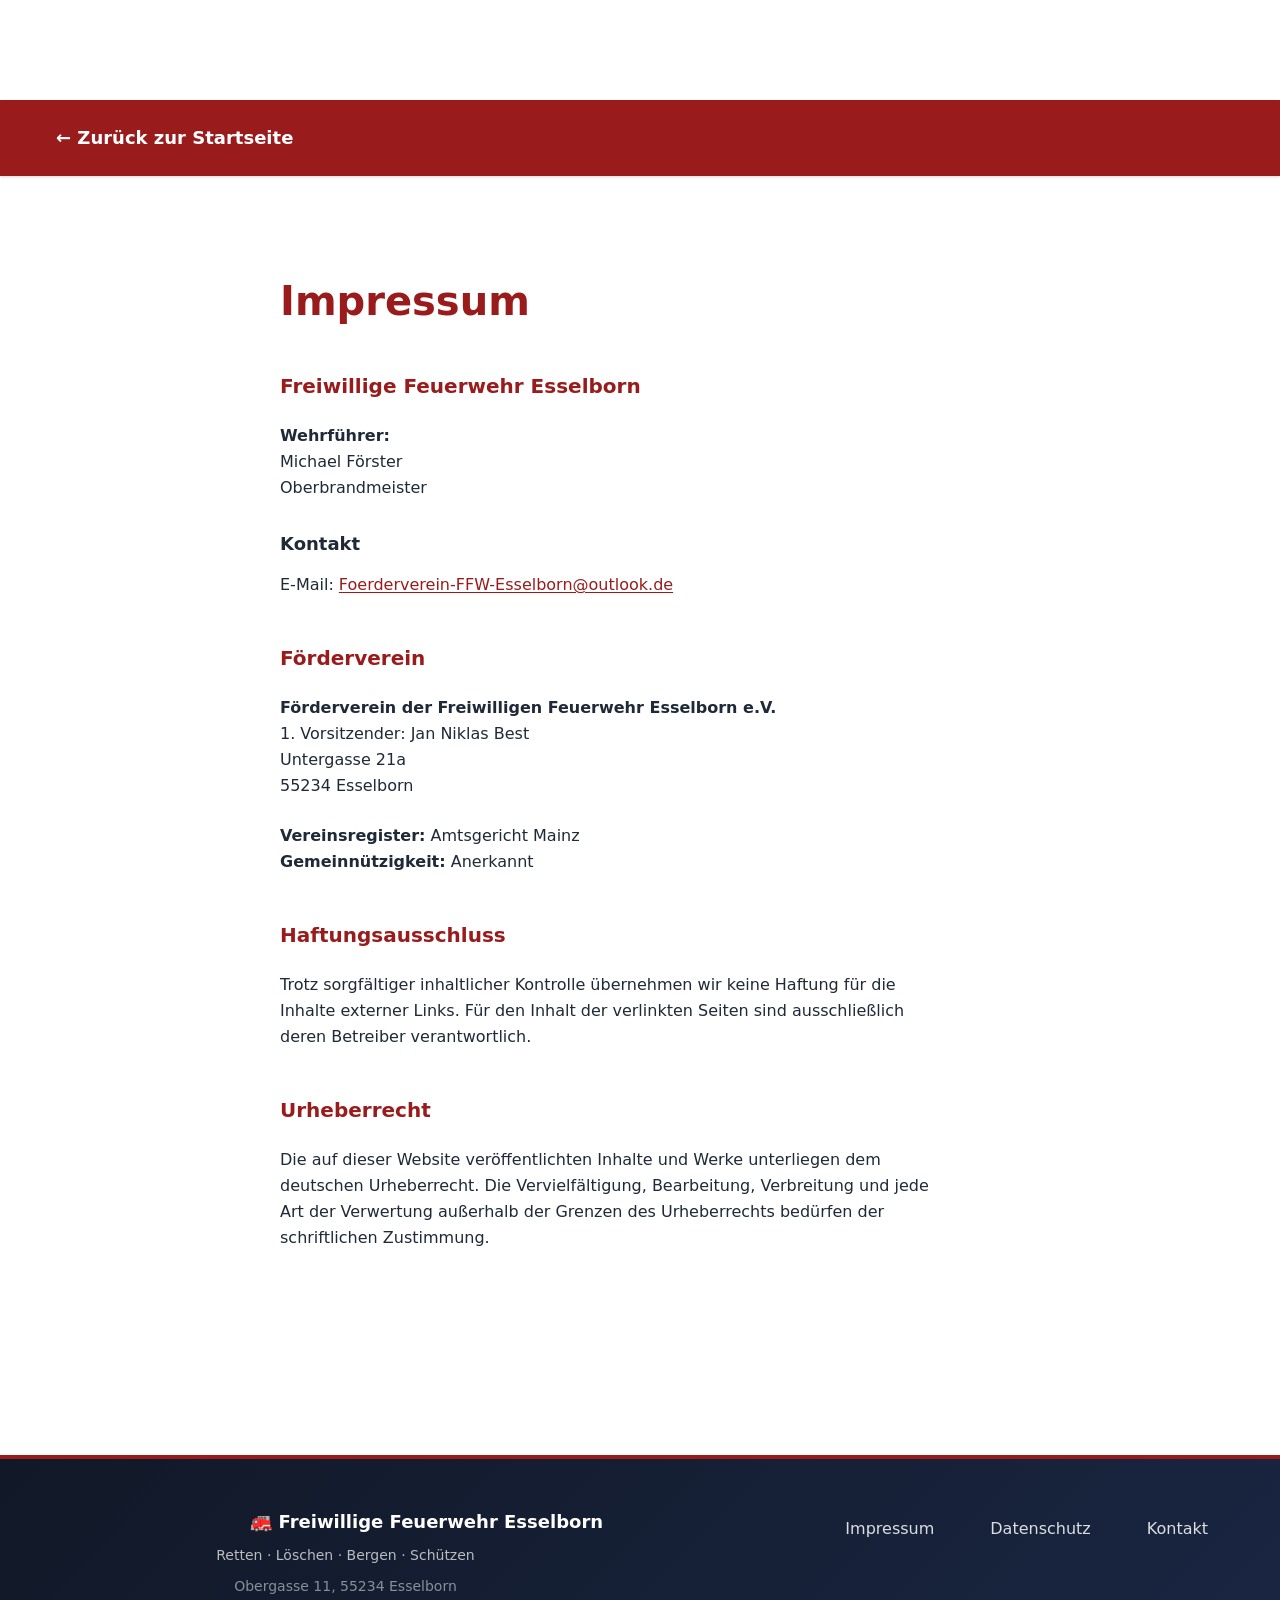
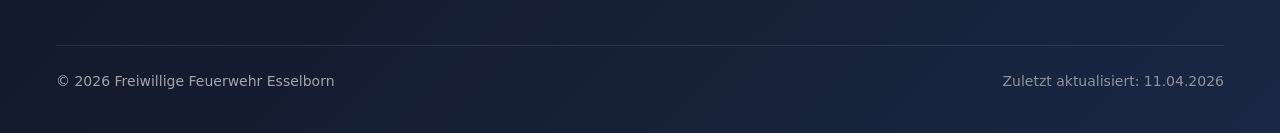
<file: legal/impressum.html>
<!DOCTYPE html>
<html lang="de">
<head>
    <meta charset="UTF-8">
    <meta name="viewport" content="width=device-width, initial-scale=1.0">
    <meta name="description" content="Impressum der Freiwilligen Feuerwehr Esselborn">
    <title>Impressum | Freiwillige Feuerwehr Esselborn</title>
    <link rel="stylesheet" href="../css/style.css">
</head>
<body class="legal-page">
    <a href="#main" class="skip-link">Zum Inhalt springen</a>
    
    <nav class="main-nav">
        <div class="container">
            <a href="../index.html" class="logo">← Zurück zur Startseite</a>
        </div>
    </nav>

    <main id="main" class="legal-content" style="padding-top: 100px;">
        <div class="container">
            <h1>Impressum</h1>
            
            <section aria-labelledby="verein-heading">
                <h2 id="verein-heading">Freiwillige Feuerwehr Esselborn</h2>
                <p>
                    <strong>Wehrführer:</strong><br>
                    Michael Förster<br>
                    Oberbrandmeister
                </p>
                
                <h3>Kontakt</h3>
                <p>
                    E-Mail: <a href="mailto:Foerderverein-FFW-Esselborn@outlook.de">Foerderverein-FFW-Esselborn@outlook.de</a>
                </p>
            </section>
            
            <section aria-labelledby="foerderverein-heading">
                <h2 id="foerderverein-heading">Förderverein</h2>
                <p>
                    <strong>Förderverein der Freiwilligen Feuerwehr Esselborn e.V.</strong><br>
                    1. Vorsitzender: Jan Niklas Best<br>
                    Untergasse 21a<br>
                    55234 Esselborn
                </p>
                <p>
                    <strong>Vereinsregister:</strong> Amtsgericht Mainz<br>
                    <strong>Gemeinnützigkeit:</strong> Anerkannt
                </p>
            </section>
            
            <section aria-labelledby="haftung-heading">
                <h2 id="haftung-heading">Haftungsausschluss</h2>
                <p>
                    Trotz sorgfältiger inhaltlicher Kontrolle übernehmen wir keine Haftung für die Inhalte externer Links. 
                    Für den Inhalt der verlinkten Seiten sind ausschließlich deren Betreiber verantwortlich.
                </p>
            </section>
            
            <section aria-labelledby="urheberrecht-heading">
                <h2 id="urheberrecht-heading">Urheberrecht</h2>
                <p>
                    Die auf dieser Website veröffentlichten Inhalte und Werke unterliegen dem deutschen Urheberrecht. 
                    Die Vervielfältigung, Bearbeitung, Verbreitung und jede Art der Verwertung außerhalb der Grenzen des 
                    Urheberrechts bedürfen der schriftlichen Zustimmung.
                </p>
            </section>
            
            <p style="margin-top: 3rem;">
                <a href="../index.html" class="btn btn-secondary">← Zurück zur Startseite</a>
            </p>
        </div>
    </main>

    <footer class="main-footer">
        <div class="container">
            <div class="footer-content">
                <div class="footer-brand">
                    <p class="footer-name">🚒 Freiwillige Feuerwehr Esselborn</p>
                    <p class="footer-tagline">Retten · Löschen · Bergen · Schützen</p>
                    <p class="footer-address">Obergasse 11, 55234 Esselborn</p>
                </div>
                <nav class="footer-nav" aria-label="Footer-Navigation">
                    <a href="impressum.html">Impressum</a>
                    <a href="datenschutz.html">Datenschutz</a>
                    <a href="mailto:Foerderverein-FFW-Esselborn@outlook.de">Kontakt</a>
                </nav>
            </div>
            <div class="footer-bottom">
                <p class="copyright">
                    © <span id="current-year">2026</span> Freiwillige Feuerwehr Esselborn
                </p>
                <p class="last-updated">
                    Zuletzt aktualisiert: <span id="last-updated-date">11.04.2026</span>
                </p>
            </div>
        </div>
    </footer>
</body>
</html>
</file>
<file: css/style.css>
/**
 * Feuerwehr Esselborn - Modernes CSS
 * Fokus: Barrierearmut, Performance, Wartungsarmut
 * Keine externen Abhaengigkeiten
 * WCAG 2.1 AA konform
 */

/* === CSS-Variablen: Einheitliches Design-System === */
:root {
  /* Primaere Farbpalette */
  --ffw-rot: #991b1b;
  --ffw-rot-hell: #b91c1c;
  --ffw-rot-dunkel: #7f1d1d;
  --ffw-rot-sehr-dunkel: #450a0a;

  /* Kontrastfarben */
  --kontrast-dunkel: #1f2937;
  --kontrast-sehr-dunkel: #111827;
  --kontrast-hell: #ffffff;

  /* Neutrale Grautoene */
  --grau-50: #f9fafb;
  --grau-100: #f3f4f6;
  --grau-200: #e5e7eb;
  --grau-300: #d1d5db;
  --grau-400: #9ca3af;
  --grau-500: #6b7280;
  --grau-600: #4b5563;
  --grau-700: #374151;
  --grau-800: #1f2937;
  --grau-900: #111827;

  /* Alias */
  --color-primary: var(--ffw-rot);
  --color-primary-dark: var(--ffw-rot-dunkel);
  --color-text: var(--kontrast-dunkel);
  --color-text-light: var(--grau-500);
  --color-background: var(--kontrast-hell);
  --color-background-alt: var(--grau-50);
  --color-border: var(--grau-200);

  /* Alpha-Varianten der Primaerfarbe */
  --ffw-rot-05: rgba(153, 27, 27, 0.05);
  --ffw-rot-06: rgba(153, 27, 27, 0.06);
  --ffw-rot-08: rgba(153, 27, 27, 0.08);
  --ffw-rot-10: rgba(153, 27, 27, 0.10);
  --ffw-rot-15: rgba(153, 27, 27, 0.15);
  --ffw-rot-20: rgba(153, 27, 27, 0.20);
  --ffw-rot-30: rgba(153, 27, 27, 0.30);

  /* Abstaende - 8px-Raster */
  --space-xs: 0.5rem;
  --space-sm: 1rem;
  --space-md: 1.5rem;
  --space-lg: 2rem;
  --space-xl: 3rem;
  --space-2xl: 4rem;

  /* Schrift */
  --font-family: system-ui, -apple-system, BlinkMacSystemFont, 'Segoe UI', Roboto, sans-serif;
  --font-size-xs: 0.75rem;
  --font-size-sm: 0.875rem;
  --font-size-base: 1rem;
  --font-size-lg: 1.125rem;
  --font-size-xl: 1.25rem;
  --font-size-2xl: 1.5rem;
  --font-size-3xl: 2rem;
  --font-size-4xl: 2.5rem;

  /* Zeilenhoehen */
  --leading-tight: 1.25;
  --leading-normal: 1.5;
  --leading-relaxed: 1.625;
  --leading-loose: 1.75;

  /* Radien */
  --radius-sm: 0.25rem;
  --radius: 0.5rem;
  --radius-md: 0.75rem;
  --radius-lg: 1rem;
  --radius-xl: 1.5rem;

  /* Schatten */
  --shadow-sm: 0 1px 2px rgba(0,0,0,0.05);
  --shadow: 0 1px 3px rgba(0,0,0,0.1), 0 1px 2px rgba(0,0,0,0.06);
  --shadow-md: 0 4px 6px rgba(0,0,0,0.07), 0 2px 4px rgba(0,0,0,0.05);
  --shadow-lg: 0 10px 15px rgba(0,0,0,0.07), 0 4px 6px rgba(0,0,0,0.05);
  --shadow-xl: 0 20px 25px rgba(0,0,0,0.07), 0 8px 10px rgba(0,0,0,0.04);

  /* Uebergaenge */
  --transition-fast: 150ms ease;
  --transition: 250ms ease;
  --transition-slow: 350ms ease;
}

/* === prefers-reduced-motion === */
@media (prefers-reduced-motion: reduce) {
  *, *::before, *::after {
    animation-duration: 0.01ms !important;
    animation-iteration-count: 1 !important;
    transition-duration: 0.01ms !important;
    scroll-behavior: auto !important;
  }
}

/* === Reset & Basis === */
*, *::before, *::after { box-sizing: border-box; margin: 0; padding: 0; }

html {
  scroll-behavior: smooth;
  font-size: 16px;
  -webkit-text-size-adjust: 100%;
}

body {
  font-family: var(--font-family);
  font-size: var(--font-size-base);
  line-height: var(--leading-relaxed);
  color: var(--color-text);
  background: var(--color-background);
  -webkit-font-smoothing: antialiased;
  -moz-osx-font-smoothing: grayscale;
}

/* === Fokus-Stile === */
:focus-visible {
  outline: 3px solid var(--ffw-rot);
  outline-offset: 2px;
  border-radius: var(--radius-sm);
}

:focus:not(:focus-visible) { outline: none; }

/* === Typografie === */
h1, h2, h3, h4, h5, h6 {
  line-height: var(--leading-tight);
  font-weight: 700;
  color: var(--kontrast-sehr-dunkel);
  margin-bottom: var(--space-sm);
  text-wrap: balance;
}

h1 { font-size: var(--font-size-4xl); }
h2 { font-size: var(--font-size-3xl); }
h3 { font-size: var(--font-size-xl); }
h4 { font-size: var(--font-size-lg); }

@media (max-width: 640px) {
  h1 { font-size: var(--font-size-3xl); }
  h2 { font-size: var(--font-size-2xl); }
  h3 { font-size: var(--font-size-lg); }
  h4 { font-size: var(--font-size-base); }
}

p { margin-bottom: var(--space-sm); max-width: 65ch; }

/* === Links === */
a {
  color: var(--ffw-rot);
  text-decoration: underline;
  text-underline-offset: 0.15em;
  text-decoration-thickness: 1px;
  transition: color var(--transition-fast), text-decoration-thickness var(--transition-fast);
}

a:hover { color: var(--ffw-rot-dunkel); text-decoration-thickness: 2px; }
a:active { color: var(--ffw-rot-sehr-dunkel); }

/* === Layout === */
.container {
  width: 100%;
  max-width: 1200px;
  margin: 0 auto;
  padding: 0 var(--space-sm);
}

@media (max-width: 480px) {
  .container { padding: 0 var(--space-xs); }
}

/* === Skip-Link === */
.skip-link {
  position: absolute;
  top: -100%;
  left: var(--space-sm);
  background: var(--ffw-rot);
  color: white;
  padding: var(--space-sm) var(--space-md);
  text-decoration: none;
  font-weight: 600;
  border-radius: var(--radius);
  z-index: 10001;
  transition: top var(--transition-fast);
}

.skip-link:focus { top: var(--space-sm); }

/* === Navigation === */
.main-nav {
  position: fixed;
  top: 0; left: 0; right: 0;
  background: rgba(255,255,255,0.97);
  backdrop-filter: blur(12px);
  -webkit-backdrop-filter: blur(12px);
  box-shadow: var(--shadow);
  z-index: 1000;
  padding: var(--space-sm) 0;
  transition: box-shadow var(--transition);
}

.main-nav.scrolled { box-shadow: var(--shadow-lg); }

.main-nav .container {
  display: flex;
  justify-content: space-between;
  align-items: center;
  gap: var(--space-sm);
}

.logo {
  font-size: var(--font-size-lg);
  font-weight: 700;
  color: var(--ffw-rot);
  text-decoration: none;
  min-height: 44px;
  display: inline-flex;
  align-items: center;
  flex-shrink: 0;
}

.logo:hover { color: var(--ffw-rot-dunkel); }

.nav-actions {
  display: flex;
  align-items: center;
  gap: var(--space-xs);
  margin-left: auto;
}

.menu-toggle {
  display: none;
  background: var(--color-background);
  border: 2px solid var(--color-text);
  color: var(--color-text);
  padding: var(--space-xs);
  border-radius: var(--radius);
  cursor: pointer;
  min-height: 44px;
  min-width: 44px;
  font-size: 1.5rem;
  line-height: 1;
  transition: all var(--transition-fast);
}

.menu-toggle:hover { border-color: var(--ffw-rot); color: var(--ffw-rot); }

.menu-toggle[aria-expanded="true"] {
  border-color: var(--ffw-rot);
  background: var(--ffw-rot-08);
  color: var(--ffw-rot);
}

.nav-links {
  display: flex;
  list-style: none;
  gap: var(--space-sm);
  align-items: center;
}

.nav-links a {
  color: var(--color-text);
  font-weight: 500;
  text-decoration: none;
  padding: var(--space-xs) var(--space-sm);
  min-height: 44px;
  display: inline-flex;
  align-items: center;
  border-radius: var(--radius);
  transition: all var(--transition-fast);
  white-space: nowrap;
}

.nav-links a:hover {
  color: var(--ffw-rot);
  background: var(--ffw-rot-06);
  text-decoration: none;
}

.nav-links a[aria-current="page"] {
  color: var(--ffw-rot);
  font-weight: 600;
  background: var(--ffw-rot-08);
}

@media (max-width: 768px) {
  .menu-toggle { display: block; }
  .nav-links {
    display: none;
    position: absolute;
    top: 100%; left: 0; right: 0;
    background: var(--color-background);
    flex-direction: column;
    padding: var(--space-md);
    box-shadow: var(--shadow-lg);
    border-top: 1px solid var(--color-border);
    gap: var(--space-xs);
  }
  .nav-links.active { display: flex; }
  .nav-links a { width: 100%; justify-content: flex-start; padding: var(--space-sm) var(--space-md); }
}

/* === Hero === */
.hero {
  min-height: 100vh;
  background: linear-gradient(135deg, var(--ffw-rot-dunkel) 0%, var(--ffw-rot) 50%, var(--ffw-rot-hell) 100%);
  display: flex;
  flex-direction: column;
  justify-content: center;
  align-items: center;
  text-align: center;
  color: white;
  padding-top: 80px;
  position: relative;
  overflow: hidden;
}

.hero::before {
  content: "";
  position: absolute;
  top: 0; left: 0; right: 0; bottom: 0;
  background: url("data:image/svg+xml,%3Csvg width='60' height='60' viewBox='0 0 60 60' xmlns='http://www.w3.org/2000/svg'%3E%3Cg fill='none' fill-rule='evenodd'%3E%3Cg fill='%23ffffff' fill-opacity='0.03'%3E%3Cpath d='M36 34v-4h-2v4h-4v2h4v4h2v-4h4v-2h-4zm0-30V0h-2v4h-4v2h4v4h2V6h4V4h-4zM6 34v-4H4v4H0v2h4v4h2v-4h4v-2H6zM6 4V0H4v4H0v2h4v4h2V6h4V4H6z'/%3E%3C/g%3E%3C/g%3E%3C/svg%3E");
  opacity: 0.5;
}

.hero-content {
  position: relative;
  z-index: 1;
  padding: var(--space-xl) var(--space-sm);
}

.hero h1 {
  color: white;
  font-size: clamp(2rem, 5vw, 3.5rem);
  font-weight: 800;
  text-shadow: 0 2px 8px rgba(0,0,0,0.3);
  margin-bottom: var(--space-sm);
  letter-spacing: -0.02em;
}

.hero-subtitle {
  font-size: var(--font-size-lg);
  font-weight: 600;
  opacity: 0.95;
  margin-bottom: var(--space-sm);
  text-transform: uppercase;
  letter-spacing: 0.1em;
  text-align: center;
  width: 100%;
  display: block;
}

.hero-text {
  font-size: var(--font-size-lg);
  opacity: 0.9;
  max-width: 600px;
  margin: 0 auto var(--space-lg);
  line-height: var(--leading-loose);
}

/* === Buttons === */
.btn {
  display: inline-flex;
  align-items: center;
  justify-content: center;
  gap: var(--space-xs);
  padding: var(--space-sm) var(--space-lg);
  border-radius: var(--radius);
  font-weight: 600;
  text-decoration: none;
  cursor: pointer;
  transition: all var(--transition-fast);
  border: 2px solid transparent;
  min-height: 48px;
  font-size: var(--font-size-base);
  line-height: 1;
}

.btn-primary {
  background: var(--ffw-rot);
  color: white;
  border-color: var(--ffw-rot);
  box-shadow: var(--shadow-md);
}

.btn-primary:hover {
  background: var(--ffw-rot-dunkel);
  border-color: var(--ffw-rot-dunkel);
  transform: translateY(-1px);
  box-shadow: var(--shadow-lg);
  color: white;
  text-decoration: none;
}

.btn-primary:active {
  background: var(--ffw-rot-sehr-dunkel);
  border-color: var(--ffw-rot-sehr-dunkel);
  transform: translateY(0);
  box-shadow: var(--shadow-sm);
}

.btn-secondary {
  background: transparent;
  color: white;
  border-color: rgba(255,255,255,0.6);
}

.btn-secondary:hover {
  background: rgba(255,255,255,0.12);
  border-color: white;
  transform: translateY(-1px);
  color: white;
  text-decoration: none;
}

.btn-secondary:active {
  background: rgba(255,255,255,0.2);
  transform: translateY(0);
}

.btn-text {
  background: transparent;
  color: var(--ffw-rot);
  border-color: transparent;
  padding: var(--space-xs) var(--space-sm);
  min-height: 44px;
  text-decoration: underline;
  text-underline-offset: 0.2em;
}

.btn-text:hover {
  color: var(--ffw-rot-dunkel);
  background: var(--ffw-rot-05);
  text-decoration-thickness: 2px;
}

.btn-large {
  padding: var(--space-sm) var(--space-xl);
  font-size: var(--font-size-lg);
  min-height: 56px;
}

.hero-buttons {
  display: flex;
  flex-wrap: wrap;
  gap: var(--space-md);
  justify-content: center;
  align-items: center;
}

@media (max-width: 640px) {
  .hero-buttons { flex-direction: column; gap: var(--space-sm); }
  .hero-buttons .btn { width: 100%; max-width: 280px; }
}

/* === Sections === */
section { padding: var(--space-2xl) 0; }
section:nth-child(even) { background: var(--color-background-alt); }

@media (max-width: 768px) {
  section { padding: var(--space-xl) 0; }
}

.section-title {
  text-align: center;
  margin-bottom: var(--space-xl);
  position: relative;
}

.section-title::after {
  content: "";
  display: block;
  width: 60px;
  height: 4px;
  background: linear-gradient(90deg, var(--ffw-rot) 0%, var(--ffw-rot-dunkel) 100%);
  margin: var(--space-md) auto 0;
  border-radius: 2px;
}

.section-title h2 {
  color: var(--kontrast-sehr-dunkel);
  margin-bottom: var(--space-xs);
}

.section-intro {
  text-align: center;
  color: var(--grau-600);
  max-width: 600px;
  margin: 0 auto;
  font-size: var(--font-size-lg);
  line-height: var(--leading-relaxed);
}

/* === Mannschaft === */
.mannschaft-grid {
  display: grid;
  grid-template-columns: repeat(auto-fill, minmax(260px, 1fr));
  gap: var(--space-lg);
}

.mitglied-card {
  background: var(--color-background);
  border-radius: var(--radius-lg);
  box-shadow: var(--shadow);
  overflow: hidden;
  transition: transform var(--transition), box-shadow var(--transition);
  border: 1px solid var(--color-border);
  display: flex;
  flex-direction: column;
}

.mitglied-card:hover {
  transform: translateY(-4px);
  box-shadow: var(--shadow-lg);
  border-color: var(--ffw-rot-15);
}

.mitglied-bild {
  height: 180px;
  background: linear-gradient(135deg, var(--grau-100) 0%, var(--grau-200) 100%);
  display: flex;
  align-items: center;
  justify-content: center;
  position: relative;
  flex-shrink: 0;
}

.mitglied-bild img {
  width: 100%;
  height: 100%;
  object-fit: cover;
}

.mitglied-bild img.rank-icon {
  object-fit: contain;
  padding: var(--space-md);
  background: transparent;
  height: 85%;
  width: auto;
  max-width: 85%;
}

.mitglied-placeholder {
  font-size: 3rem;
  opacity: 0.4;
  color: var(--color-text-light);
}

.mitglied-info {
  padding: var(--space-md);
  text-align: center;
  background: var(--color-background);
  flex-grow: 1;
  display: flex;
  flex-direction: column;
  align-items: center;
}

.mitglied-info h3 {
  font-size: var(--font-size-lg);
  font-weight: 700;
  margin-bottom: var(--space-xs);
  color: var(--kontrast-sehr-dunkel);
}

.dienstgrad {
  display: inline-block;
  background: linear-gradient(135deg, var(--ffw-rot) 0%, var(--ffw-rot-dunkel) 100%);
  color: white;
  padding: 0.35em 1em;
  border-radius: 9999px;
  font-size: var(--font-size-sm);
  font-weight: 600;
  margin-bottom: var(--space-xs);
  box-shadow: var(--shadow-sm);
}

.funktion {
  color: var(--grau-600);
  font-size: var(--font-size-sm);
  text-align: center;
  font-weight: 500;
}

/* === Bildergalerie === */
.galerie-grid {
  display: grid;
  grid-template-columns: repeat(auto-fill, minmax(280px, 1fr));
  gap: var(--space-lg);
  margin-bottom: var(--space-xl);
}

.galerie-grid.galerie-small {
  grid-template-columns: repeat(auto-fill, minmax(200px, 1fr));
  gap: var(--space-md);
}

.galerie-item {
  position: relative;
  border-radius: var(--radius-lg);
  overflow: hidden;
  box-shadow: var(--shadow-md);
  transition: transform var(--transition), box-shadow var(--transition);
  background: var(--color-background);
  margin: 0;
  border: 1px solid var(--color-border);
  cursor: pointer;
}

.galerie-item:hover {
  transform: translateY(-4px);
  box-shadow: var(--shadow-xl);
  border-color: var(--ffw-rot-20);
}

.galerie-item img {
  width: 100%;
  height: 220px;
  object-fit: cover;
  display: block;
  transition: transform var(--transition-slow);
}

.galerie-item:hover img { transform: scale(1.03); }

.galerie-small .galerie-item img { height: 160px; }

.galerie-item figcaption {
  padding: var(--space-sm);
  text-align: center;
  font-size: var(--font-size-sm);
  color: var(--grau-600);
  background: var(--color-background);
  font-weight: 500;
}

.galerie-subtitle {
  text-align: center;
  font-size: var(--font-size-xl);
  color: var(--ffw-rot);
  margin: var(--space-xl) 0 var(--space-md);
  font-weight: 700;
}

/* === Termine === */
.termine-content { max-width: 700px; margin: 0 auto; }

.termin-card {
  background: var(--color-background);
  padding: var(--space-md);
  border-radius: var(--radius-lg);
  box-shadow: var(--shadow);
  margin-bottom: var(--space-md);
  border-left: 4px solid var(--ffw-rot);
  transition: transform var(--transition-fast), box-shadow var(--transition-fast);
  border: 1px solid var(--color-border);
  border-left-width: 4px;
}

.termin-card:hover {
  transform: translateX(4px);
  box-shadow: var(--shadow-md);
  border-left-color: var(--ffw-rot-dunkel);
}

.termin-card h3, .termin-card h4 {
  color: var(--ffw-rot-dunkel);
  margin-bottom: var(--space-xs);
  font-size: var(--font-size-lg);
  font-weight: 700;
}

.termin-meta {
  color: var(--grau-600);
  font-size: var(--font-size-sm);
  margin-bottom: var(--space-xs);
  font-weight: 500;
}

.termin-meta time { font-weight: 600; color: var(--ffw-rot); }

/* === Termin Countdown === */
.termin-countdown { margin-bottom: var(--space-lg); text-align: center; }

.countdown-badge {
  display: inline-flex;
  flex-wrap: wrap;
  align-items: center;
  justify-content: center;
  gap: var(--space-sm);
  background: linear-gradient(135deg, var(--ffw-rot) 0%, var(--ffw-rot-dunkel) 100%);
  color: white;
  padding: var(--space-md) var(--space-lg);
  border-radius: var(--radius-lg);
  box-shadow: var(--shadow-md);
  font-size: var(--font-size-lg);
  cursor: pointer;
  transition: transform var(--transition-fast), box-shadow var(--transition-fast);
}

.countdown-badge:hover {
  transform: translateY(-2px);
  box-shadow: var(--shadow-lg);
}

.countdown-icon { font-size: 1.5em; }
.countdown-text strong { font-size: 1.3em; font-weight: 800; }

.countdown-termin {
  display: block;
  width: 100%;
  font-size: var(--font-size-base);
  opacity: 0.95;
  margin-top: var(--space-xs);
  font-weight: 500;
}

@media (min-width: 640px) {
  .countdown-termin { display: inline; width: auto; margin-top: 0; margin-left: var(--space-sm); }
}

/* === Kalender === */
.kalender-abo-section {
  margin-top: var(--space-xl);
  text-align: center;
  background: var(--color-background-alt);
  padding: var(--space-xl);
  border-radius: var(--radius-lg);
}

.kalender-card {
  background: linear-gradient(135deg, var(--grau-50) 0%, var(--grau-100) 100%);
  border-radius: var(--radius-xl);
  padding: var(--space-xl);
  text-align: center;
  border: 2px solid var(--color-border);
  max-width: 500px;
  margin: 0 auto;
}

.kalender-icon { font-size: 3rem; margin-bottom: var(--space-sm); }

.kalender-abo-titel {
  color: var(--kontrast-sehr-dunkel);
  font-size: var(--font-size-xl);
  margin-bottom: var(--space-sm);
}

.kalender-beschreibung {
  color: var(--grau-500);
  margin-bottom: var(--space-md);
  line-height: var(--leading-relaxed);
}

.kalender-hinweis {
  margin-top: var(--space-sm);
  font-size: var(--font-size-sm);
  color: var(--grau-500);
  text-align: center;
}

.kalender-link {
  display: inline-flex;
  align-items: center;
  gap: var(--space-xs);
  margin-top: var(--space-sm);
}

/* === Mitglied werden === */
.mitglied-grid {
  display: grid;
  grid-template-columns: repeat(auto-fit, minmax(300px, 1fr));
  gap: var(--space-xl);
}

.mitglied-art {
  background: var(--color-background);
  padding: var(--space-lg);
  border-radius: var(--radius-lg);
  box-shadow: var(--shadow);
  border: 1px solid var(--color-border);
}

.mitglied-art h3 {
  color: var(--ffw-rot);
  margin-bottom: var(--space-md);
  font-size: var(--font-size-xl);
}

.mitglied-intro {
  font-weight: 500;
  margin-bottom: var(--space-sm);
  line-height: var(--leading-relaxed);
}

.mitglied-text {
  margin-bottom: var(--space-md);
  line-height: var(--leading-relaxed);
}

.mitglied-liste {
  margin: var(--space-sm) 0;
  padding-left: var(--space-md);
}

.mitglied-liste li {
  margin-bottom: var(--space-xs);
  line-height: var(--leading-normal);
}

.mitglied-antrag-hinweis {
  margin-top: var(--space-md);
  margin-bottom: var(--space-sm);
  font-style: italic;
  color: var(--grau-500);
}

.mitglied-werden-cta {
  margin-top: var(--space-md);
  padding: var(--space-md);
  background: var(--ffw-rot-05);
  border-left: 3px solid var(--ffw-rot);
  font-weight: 600;
  color: var(--ffw-rot-dunkel);
  border-radius: 0 var(--radius) var(--radius) 0;
}

/* Foerderverein */
.foerderverein-details { margin: var(--space-md) 0; }

.foerderverein-subtitle {
  font-size: var(--font-size-lg);
  color: var(--ffw-rot);
  margin-top: var(--space-md);
  margin-bottom: var(--space-sm);
  font-weight: 600;
}

.foerderverein-text {
  margin-bottom: var(--space-sm);
  line-height: var(--leading-relaxed);
}

.foerderverein-liste {
  margin: var(--space-sm) 0 var(--space-md) var(--space-md);
  padding-left: var(--space-md);
}

.foerderverein-liste li {
  margin-bottom: var(--space-xs);
  line-height: var(--leading-normal);
}

.steuervorteil-box {
  background: var(--color-background-alt);
  padding: var(--space-md);
  border-radius: var(--radius);
  margin: var(--space-md) 0;
  border: 1px solid var(--color-border);
}

.steuervorteil-titel {
  margin: 0;
  font-weight: 600;
  color: var(--kontrast-sehr-dunkel);
}

.steuervorteil-text {
  margin: var(--space-xs) 0 0 0;
  font-size: var(--font-size-sm);
  color: var(--grau-600);
  line-height: var(--leading-relaxed);
}

/* Kontaktbox */
.kontakt-box {
  background: var(--color-background-alt);
  padding: var(--space-md);
  border-radius: var(--radius);
  margin-top: var(--space-md);
  border: 1px solid var(--color-border);
}

.kontakt-titel {
  margin: 0;
  font-weight: 600;
  color: var(--kontrast-sehr-dunkel);
}

.kontakt-box address {
  margin-top: var(--space-sm);
  font-style: normal;
  line-height: 1.8;
  color: var(--color-text);
}

.kontakt-box address a {
  color: var(--ffw-rot);
  text-decoration: underline;
}

.kontakt-box address a:hover { color: var(--ffw-rot-dunkel); }

.foerderverein-kontakt {
  background: var(--color-background-alt);
  border: 1px solid var(--color-border);
}

.foerderverein-kontakt address strong {
  color: var(--ffw-rot);
  font-size: var(--font-size-lg);
}

/* === Jubilaeum / Stats === */
.jubilaeum-container { text-align: center; }

.jubilaeum-text {
  max-width: 600px;
  margin: 0 auto var(--space-lg);
  font-size: var(--font-size-lg);
  line-height: var(--leading-relaxed);
}

.stats-grid {
  display: grid;
  grid-template-columns: repeat(4, 1fr);
  gap: var(--space-md);
  max-width: 900px;
  margin: var(--space-xl) auto 0;
}

@media (max-width: 768px) {
  .stats-grid { grid-template-columns: repeat(2, 1fr); gap: var(--space-sm); }
}

@media (max-width: 480px) {
  .stats-grid { grid-template-columns: 1fr; gap: var(--space-md); }
}

.stat {
  text-align: center;
  padding: var(--space-md) var(--space-sm);
  background: var(--color-background);
  border-radius: var(--radius-lg);
  box-shadow: var(--shadow);
  border: 1px solid var(--color-border);
  transition: transform var(--transition-fast);
  min-width: 0;
}

.stat:hover { transform: translateY(-4px); }

.stat-number {
  display: block;
  font-size: 2.8rem;
  font-weight: 800;
  color: var(--ffw-rot);
  line-height: 1;
  margin-bottom: var(--space-xs);
  background: linear-gradient(135deg, var(--ffw-rot) 0%, var(--ffw-rot-dunkel) 100%);
  -webkit-background-clip: text;
  -webkit-text-fill-color: transparent;
  background-clip: text;
  word-break: break-word;
}

.stat-number-static {
  font-size: 2.8rem;
  font-weight: 800;
  color: var(--ffw-rot);
  background: linear-gradient(135deg, var(--ffw-rot) 0%, var(--ffw-rot-dunkel) 100%);
  -webkit-background-clip: text;
  -webkit-text-fill-color: transparent;
  background-clip: text;
}

.stat-label {
  color: var(--grau-500);
  font-size: var(--font-size-sm);
  text-transform: uppercase;
  letter-spacing: 0.08em;
  font-weight: 600;
}

/* === Standort === */
.standort-section {
  margin-top: var(--space-xl);
  padding-top: var(--space-xl);
  border-top: 1px solid var(--color-border);
  display: flex;
  flex-direction: column;
  align-items: center;
  text-align: center;
}

.standort-titel {
  font-size: var(--font-size-xl);
  color: var(--ffw-rot);
  margin-bottom: var(--space-md);
  width: 100%;
}

.standort-card {
  background: var(--color-background);
  border-radius: var(--radius-xl);
  padding: var(--space-lg);
  box-shadow: var(--shadow-md);
  border: 1px solid var(--color-border);
  display: flex;
  flex-direction: column;
  align-items: center;
  gap: var(--space-md);
  max-width: 400px;
  margin: 0 auto;
}

.standort-icon {
  font-size: 3rem;
  width: 80px;
  height: 80px;
  background: linear-gradient(135deg, var(--ffw-rot) 0%, var(--ffw-rot-dunkel) 100%);
  border-radius: 50%;
  display: flex;
  align-items: center;
  justify-content: center;
  box-shadow: var(--shadow-md);
}

.standort-details { text-align: center; }

.standort-name {
  font-weight: 700;
  font-size: var(--font-size-lg);
  color: var(--kontrast-sehr-dunkel);
  margin-bottom: var(--space-xs);
}

.standort-adresse {
  font-style: normal;
  color: var(--kontrast-sehr-dunkel);
  line-height: 1.6;
  font-weight: 500;
}

.standort-link {
  display: flex;
  align-items: center;
  justify-content: center;
  gap: var(--space-xs);
  background: var(--ffw-rot);
  color: white;
  border-color: var(--ffw-rot);
  width: 100%;
  max-width: 280px;
  margin: 0 auto;
}

.standort-link:hover {
  background: var(--ffw-rot-dunkel);
  border-color: var(--ffw-rot-dunkel);
  color: white;
}

.external-link-icon {
  font-size: 0.8em;
  margin-left: 0.3em;
  opacity: 0.7;
}

/* === Newsletter / Aktuelles === */
.newsletter-grid {
  display: grid;
  grid-template-columns: repeat(auto-fill, minmax(300px, 1fr));
  gap: var(--space-lg);
}

.newsletter-card {
  background: var(--color-background);
  border-radius: var(--radius-lg);
  box-shadow: var(--shadow);
  overflow: hidden;
  transition: transform var(--transition-fast), box-shadow var(--transition-fast);
  border: 1px solid var(--color-border);
  display: flex;
  flex-direction: column;
}

.newsletter-card:hover {
  transform: translateY(-4px);
  box-shadow: var(--shadow-lg);
}

.newsletter-bild {
  aspect-ratio: 4 / 3;
  background: var(--color-background-alt);
  display: flex;
  align-items: center;
  justify-content: center;
  overflow: hidden;
  flex-shrink: 0;
}

.newsletter-bild img {
  width: 100%;
  height: 100%;
  object-fit: cover;
}

.newsletter-placeholder {
  width: 100%;
  height: 100%;
  background: var(--color-border);
  display: flex;
  align-items: center;
  justify-content: center;
  font-size: 3rem;
  opacity: 0.5;
}

.newsletter-content {
  padding: var(--space-md);
  flex-grow: 1;
  display: flex;
  flex-direction: column;
}

.newsletter-content h3 {
  font-size: var(--font-size-lg);
  margin-bottom: var(--space-xs);
  color: var(--ffw-rot);
}

.newsletter-meta {
  font-size: var(--font-size-sm);
  color: var(--grau-500);
  margin-bottom: var(--space-sm);
}

.newsletter-text {
  color: var(--color-text);
  font-size: var(--font-size-sm);
  line-height: var(--leading-relaxed);
}

.instagram-link-section {
  text-align: center;
  margin-top: var(--space-lg);
}

.instagram-link {
  display: inline-flex;
  align-items: center;
  gap: var(--space-xs);
}

/* === Footer === */
.main-footer {
  background: linear-gradient(135deg, var(--grau-900) 0%, #1a2744 100%);
  color: rgba(255,255,255,0.9);
  padding: var(--space-xl) 0 var(--space-md);
  border-top: 4px solid var(--ffw-rot);
}

.footer-content {
  display: flex;
  justify-content: space-between;
  align-items: flex-start;
  flex-wrap: wrap;
  gap: var(--space-lg);
  margin-bottom: var(--space-lg);
}

.footer-brand {
  flex: 1;
  min-width: 250px;
  text-align: center;
}

.footer-name {
  font-weight: 700;
  font-size: var(--font-size-lg);
  color: white;
  margin-bottom: var(--space-xs);
}

.footer-tagline {
  font-size: var(--font-size-sm);
  color: rgba(255,255,255,0.7);
  margin-bottom: var(--space-xs);
}

.footer-address {
  font-size: var(--font-size-sm);
  color: rgba(255,255,255,0.5);
}

.footer-nav {
  display: flex;
  flex-wrap: wrap;
  gap: var(--space-sm) var(--space-md);
  justify-content: center;
}

.footer-nav a {
  color: rgba(255,255,255,0.85);
  text-decoration: none;
  padding: var(--space-xs) var(--space-sm);
  min-height: 44px;
  display: inline-flex;
  align-items: center;
  border-radius: var(--radius);
  transition: all var(--transition-fast);
}

.footer-nav a:hover,
.footer-nav a:focus-visible {
  color: white;
  background: var(--ffw-rot-20);
  text-decoration: none;
}

.footer-bottom {
  display: flex;
  justify-content: space-between;
  align-items: center;
  flex-wrap: wrap;
  gap: var(--space-md);
  padding-top: var(--space-md);
  border-top: 1px solid rgba(255,255,255,0.1);
}

.copyright {
  color: rgba(255,255,255,0.6);
  font-size: var(--font-size-sm);
}

.last-updated {
  color: rgba(255,255,255,0.5);
  font-size: var(--font-size-sm);
}

/* === Loading & Error States === */
.loading-text {
  text-align: center;
  color: var(--grau-500);
  font-style: italic;
  padding: var(--space-lg);
}

.error-text {
  text-align: center;
  color: var(--ffw-rot);
  padding: var(--space-lg);
  background: var(--ffw-rot-05);
  border-radius: var(--radius);
  border: 1px solid var(--ffw-rot-20);
}

/* Skeleton Loader */
.skeleton {
  background: linear-gradient(90deg, var(--grau-200) 25%, var(--grau-100) 50%, var(--grau-200) 75%);
  background-size: 200% 100%;
  border-radius: var(--radius);
  animation: skeleton-loading 1.5s ease-in-out infinite;
}

@keyframes skeleton-loading {
  0% { background-position: 200% 0; }
  100% { background-position: -200% 0; }
}

@media (prefers-reduced-motion: reduce) {
  .skeleton {
    animation: none;
    background: var(--grau-200);
  }
}

.skeleton-card {
  height: 280px;
  border-radius: var(--radius-lg);
}

.skeleton-text {
  height: 1em;
  margin-bottom: var(--space-sm);
}

.skeleton-text-short { width: 60%; }
.skeleton-text-medium { width: 80%; }

/* === Lightbox === */
.lightbox {
  display: none;
  position: fixed;
  top: 0; left: 0;
  width: 100%; height: 100%;
  background: rgba(0, 0, 0, 0.95);
  z-index: 10000;
  justify-content: center;
  align-items: center;
  padding: 2rem;
}

.lightbox.active { display: flex; }

.lightbox img {
  max-width: 90%;
  max-height: 85vh;
  object-fit: contain;
  border-radius: var(--radius);
}

.lightbox-close {
  position: absolute;
  top: 1rem; right: 1rem;
  background: white;
  color: var(--color-text);
  border: none;
  font-size: 2rem;
  width: 3rem;
  height: 3rem;
  border-radius: 50%;
  cursor: pointer;
  display: flex;
  align-items: center;
  justify-content: center;
  transition: all var(--transition-fast);
  min-height: 44px;
  min-width: 44px;
}

.lightbox-close:hover,
.lightbox-close:focus-visible {
  background: var(--ffw-rot);
  color: white;
}

.lightbox-prev,
.lightbox-next {
  position: absolute;
  top: 50%;
  transform: translateY(-50%);
  background: white;
  color: var(--color-text);
  border: none;
  font-size: 1.5rem;
  width: 3rem;
  height: 3rem;
  border-radius: 50%;
  cursor: pointer;
  display: flex;
  align-items: center;
  justify-content: center;
  transition: all var(--transition-fast);
  min-height: 44px;
  min-width: 44px;
}

.lightbox-prev:hover,
.lightbox-prev:focus-visible,
.lightbox-next:hover,
.lightbox-next:focus-visible {
  background: var(--ffw-rot);
  color: white;
}

.lightbox-prev { left: 1rem; }
.lightbox-next { right: 1rem; }

.lightbox-caption {
  position: absolute;
  bottom: 1rem;
  left: 50%;
  transform: translateX(-50%);
  background: rgba(0, 0, 0, 0.7);
  color: white;
  padding: var(--space-sm) var(--space-md);
  border-radius: var(--radius);
  font-size: var(--font-size-sm);
  text-align: center;
  max-width: 90%;
}

/* === Scroll Progress === */
.scroll-progress {
  position: fixed;
  top: 0; left: 0;
  width: 0%;
  height: 4px;
  background: linear-gradient(90deg, var(--ffw-rot-hell) 0%, var(--ffw-rot) 50%, var(--ffw-rot-dunkel) 100%);
  z-index: 10001;
  transition: width 0.1s ease-out;
}

/* === Preloader === */
.preloader {
  position: fixed;
  top: 0; left: 0; right: 0; bottom: 0;
  background: var(--ffw-rot);
  display: flex;
  align-items: center;
  justify-content: center;
  z-index: 9999;
  transition: opacity 0.5s ease, visibility 0.5s ease;
}

.preloader.hidden {
  opacity: 0;
  visibility: hidden;
  pointer-events: none;
}

.preloader-content {
  text-align: center;
  color: white;
}

.preloader-icon {
  display: block;
  font-size: 4rem;
  margin-bottom: var(--space-md);
  animation: pulse 1.5s ease-in-out infinite;
}

.preloader-text {
  font-size: var(--font-size-lg);
  font-weight: 500;
  opacity: 0.9;
}

@keyframes pulse {
  0%, 100% { transform: scale(1); opacity: 1; }
  50% { transform: scale(1.1); opacity: 0.8; }
}

@media (prefers-reduced-motion: reduce) {
  .preloader-icon { animation: none; }
}

/* === Hilfetexte (Kalender) === */
.kalender-hilfetexte {
  margin-top: var(--space-lg);
  max-width: 600px;
  margin-left: auto;
  margin-right: auto;
  text-align: left;
}

.hilfe-details {
  background: var(--color-background);
  border-radius: var(--radius);
  margin-bottom: var(--space-sm);
  border: 1px solid var(--color-border);
  overflow: hidden;
}

.hilfe-summary {
  padding: var(--space-md);
  cursor: pointer;
  font-weight: 600;
  color: var(--color-text);
  display: flex;
  align-items: center;
  gap: var(--space-sm);
  transition: background var(--transition-fast);
  min-height: 44px;
  list-style: none;
}

.hilfe-summary::-webkit-details-marker { display: none; }

.hilfe-summary:hover,
.hilfe-summary:focus-visible {
  background: var(--color-background-alt);
}

.hilfe-text {
  padding: 0 var(--space-md) var(--space-md) var(--space-md);
  margin: 0;
  color: var(--grau-500);
  font-size: var(--font-size-sm);
  line-height: var(--leading-relaxed);
}

/* === Termin Monatsueberschriften === */
.termin-monat {
  color: var(--ffw-rot);
  font-size: var(--font-size-lg);
  margin: var(--space-md) 0 var(--space-sm);
  padding-bottom: var(--space-xs);
  border-bottom: 2px solid var(--ffw-rot);
  font-weight: 700;
}

.termin-wiederkehrend-titel {
  margin-top: var(--space-xl);
  padding-top: var(--space-lg);
  border-top: 1px solid var(--color-border);
}

.termin-card-secondary { border-left-color: var(--grau-500); }
.termin-card-secondary h4 { color: var(--color-text); }

/* === Legal Pages === */
.legal-page { padding-top: 100px; background: var(--color-background); }

.legal-page .main-nav {
  position: relative;
  background: var(--ffw-rot);
}

.legal-page .main-nav .logo { color: white; }
.legal-page .main-nav .nav-links a { color: white; }
.legal-page .main-nav .nav-links a:hover { background: rgba(255,255,255,0.1); }

.legal-content {
  max-width: 800px;
  margin: 0 auto;
  padding: var(--space-xl) var(--space-md);
}

.legal-content h1 {
  color: var(--ffw-rot);
  margin-bottom: var(--space-lg);
}

.legal-content h2 {
  color: var(--ffw-rot);
  margin-top: var(--space-xl);
  margin-bottom: var(--space-md);
  font-size: var(--font-size-xl);
}

.legal-content h3 {
  color: var(--color-text);
  margin-top: var(--space-lg);
  margin-bottom: var(--space-sm);
  font-size: var(--font-size-lg);
}

.legal-content p {
  margin-bottom: var(--space-md);
  line-height: var(--leading-relaxed);
}

.legal-content section {
  margin-bottom: var(--space-xl);
  padding: 0;
  background: transparent;
}

.legal-content ul {
  margin: var(--space-md) 0;
  padding-left: var(--space-lg);
}

.legal-content li {
  margin-bottom: var(--space-xs);
  line-height: var(--leading-normal);
}

.legal-content address {
  font-style: normal;
  line-height: 1.8;
  margin: var(--space-md) 0;
}

.legal-content .btn { margin-top: var(--space-lg); }

/* === Mobile Optimierungen === */
@media (max-width: 768px) {
  .hero {
    min-height: auto;
    padding: 120px var(--space-sm) var(--space-xl);
  }
  .hero h1 { font-size: var(--font-size-3xl); }
  .hero-subtitle { font-size: var(--font-size-lg); }
  .hero-text { font-size: var(--font-size-base); }
  .mannschaft-grid { grid-template-columns: 1fr; }
  .newsletter-grid { grid-template-columns: 1fr; }
  .stats-grid { grid-template-columns: repeat(2, 1fr); gap: var(--space-sm); }
  .stat-number { font-size: 2rem; }
  .mitglied-grid { grid-template-columns: 1fr; gap: var(--space-lg); }
  .footer-content { flex-direction: column; text-align: center; align-items: center; }
  .footer-brand { text-align: center; }
  .footer-nav { justify-content: center; gap: var(--space-xs) var(--space-md); }
  .galerie-grid { grid-template-columns: 1fr; }
  .galerie-grid.galerie-small { grid-template-columns: repeat(2, 1fr); }
  .footer-bottom { flex-direction: column; text-align: center; }
}

@media (max-width: 480px) {
  .container { padding: 0 var(--space-xs); }
  .stats-grid { grid-template-columns: 1fr; gap: var(--space-md); }
  .btn { width: 100%; justify-content: center; }
  .hero-buttons { flex-direction: column; gap: var(--space-sm); }
  .hero-buttons .btn { width: 100%; }
  .galerie-grid.galerie-small { grid-template-columns: 1fr; }
  .lightbox-prev,
  .lightbox-next {
    top: auto;
    bottom: 1rem;
    transform: none;
  }
  .lightbox-prev { left: 1rem; }
  .lightbox-next { right: 1rem; }
}

/* Touch-Optimierung */
@media (hover: none) {
  .btn:hover { transform: none; }
  .mitglied-card:hover { transform: none; }
  .galerie-item:hover { transform: none; }
  .galerie-item:hover img { transform: none; }
  .stat:hover { transform: none; }
  .termin-card:hover { transform: none; }
}

/* === High-Contrast Mode === */
@media (prefers-contrast: high) {
  :root {
    --ffw-rot: #8B0000;
    --color-text: var(--kontrast-sehr-dunkel);
    --color-border: var(--kontrast-sehr-dunkel);
  }
  .btn-primary { border: 3px solid black; }
  .mitglied-card,
  .termin-card,
  .galerie-item,
  .stat {
    border-width: 2px;
  }
}

/* === Print === */
@media print {
  .main-nav, .btn, .menu-toggle, .preloader, .lightbox,
  .scroll-progress { display: none !important; }

  .hero {
    min-height: auto;
    padding: 2rem 0;
    background: white !important;
    color: black !important;
  }
  .hero h1, .hero-subtitle, .hero-text { color: black !important; text-shadow: none !important; }

  section { padding: 1rem 0; page-break-inside: avoid; }

  .mitglied-card,
  .termin-card {
    box-shadow: none;
    border: 1px solid var(--color-border);
    break-inside: avoid;
  }

  .galerie-grid, .standort-link, .kalender-abo-section { display: none; }

  a[href]::after {
    content: " (" attr(href) ")";
    font-size: 0.8em;
    color: var(--grau-500);
  }
  a[href^="/"]::after,
  a[href^="#"]::after { content: ""; }

  .last-updated::before { content: "Stand: "; }
}

/* === Bild-Platzhalter fuer Layout-Stabilitaet === */
.img-placeholder {
  background: linear-gradient(135deg, var(--grau-100) 0%, var(--grau-200) 100%);
  display: flex;
  align-items: center;
  justify-content: center;
  color: var(--grau-400);
  font-size: var(--font-size-sm);
}

/* === Icons === */
.icon {
  display: inline-block;
  font-size: 1.1em;
  line-height: 1;
  vertical-align: -0.1em;
  margin-right: 0.15em;
}

.btn .icon {
  margin-right: 0.25em;
}

/* === Utility: Screen Reader Only === */
.sr-only {
  position: absolute;
  width: 1px;
  height: 1px;
  padding: 0;
  margin: -1px;
  overflow: hidden;
  clip: rect(0, 0, 0, 0);
  white-space: nowrap;
  border: 0;
}
</file>
